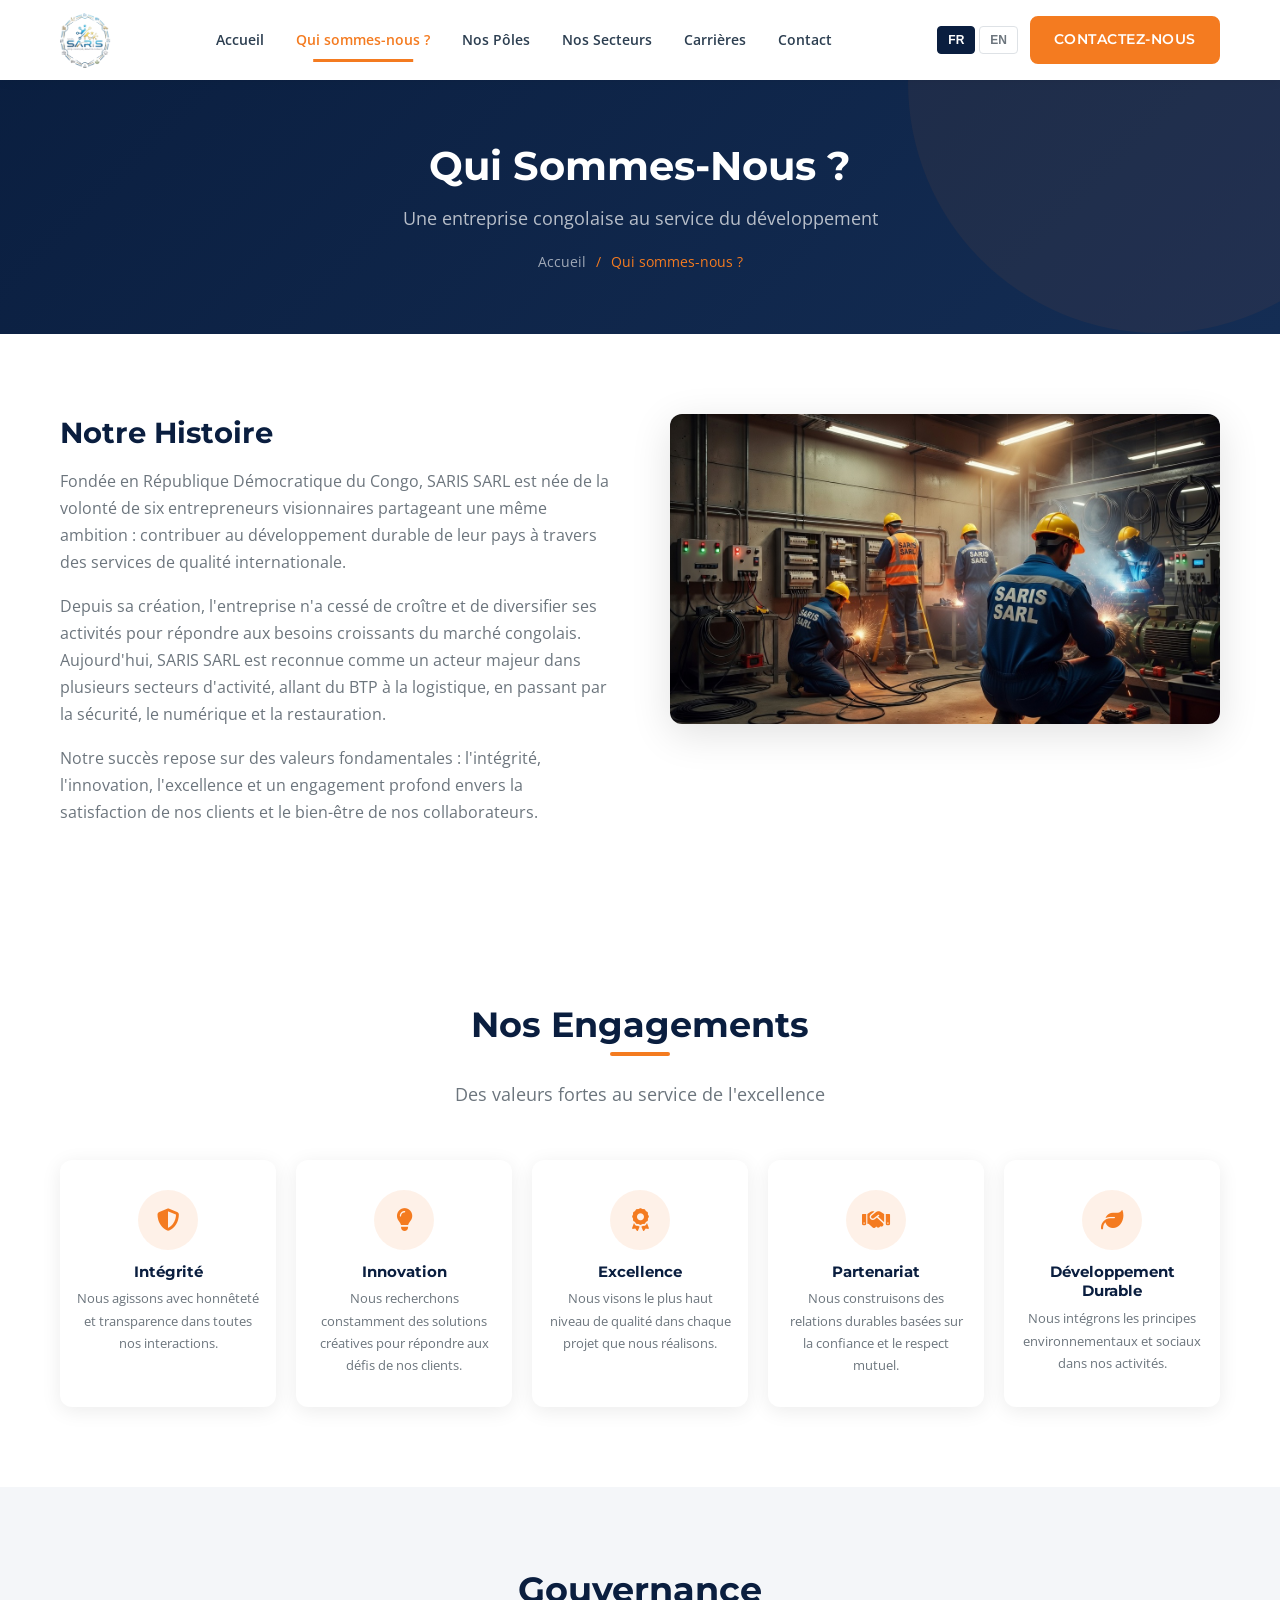
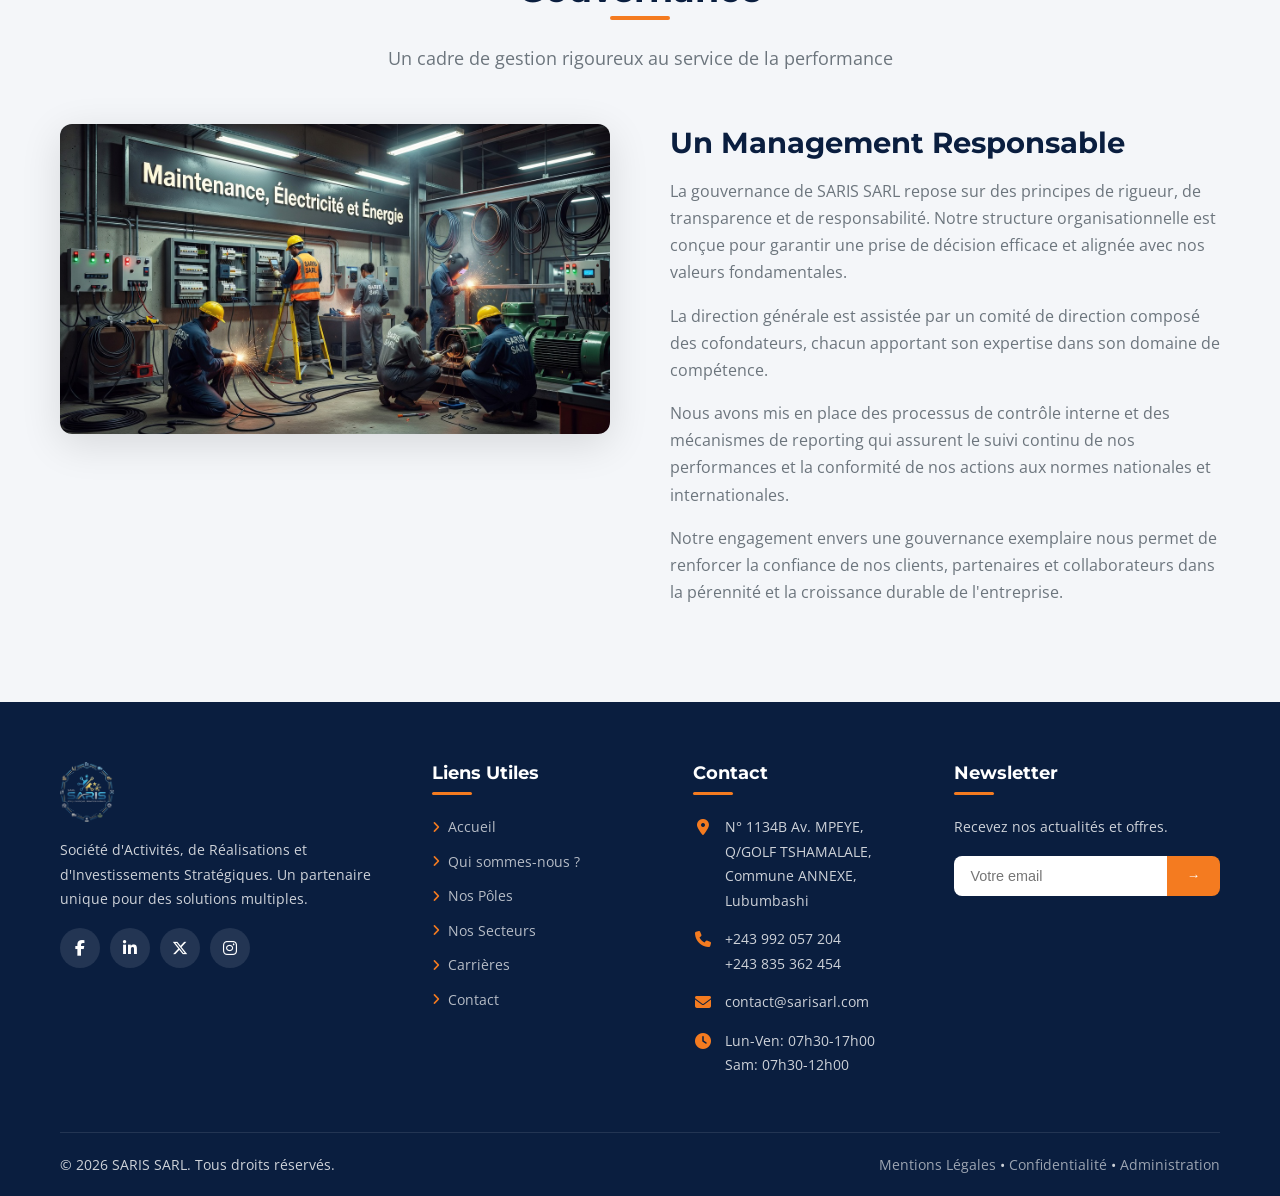
<file: pages/about.html>
<!DOCTYPE html>
<html lang="fr">
<head>
  <meta charset="UTF-8">
  <meta name="viewport" content="width=device-width, initial-scale=1.0">
  <title>Qui Sommes-Nous ? - SARIS SARL</title>
  <meta name="description" content="Découvrez l'histoire, l'équipe fondatrice et les engagements de SARIS SARL, entreprise leader dans les services en RDC.">
  <link rel="preconnect" href="https://fonts.googleapis.com">
  <link rel="preconnect" href="https://fonts.gstatic.com" crossorigin>
  <link href="https://fonts.googleapis.com/css2?family=Montserrat:wght@400;500;600;700;800&family=Open+Sans:wght@400;600;700&display=swap" rel="stylesheet">
  <link rel="stylesheet" href="https://cdnjs.cloudflare.com/ajax/libs/font-awesome/6.5.1/css/all.min.css">
  <link rel="stylesheet" href="../css/style.css">
</head>
<body>

  <!-- Navigation Overlay -->
  <div class="nav-overlay"></div>

  <!-- Header -->
  <header class="header">
    <div class="container header__inner">
      <a href="../index.html" class="header__logo">
        <img src="../assets/images/logo.png" alt="SARIS SARL - BTP, Logistique, Services Globaux" style="height:55px;width:auto;">
      </a>
      <nav class="header__nav">
        <a href="../index.html">Accueil</a>
        <a href="about.html" class="active">Qui sommes-nous ?</a>
        <a href="poles.html">Nos Pôles</a>
        <a href="secteurs.html">Nos Secteurs</a>
        <a href="careers.html">Carrières</a>
        <a href="contact.html">Contact</a>
      </nav>
      <div class="header__actions">
        <div class="lang-switch">
          <button class="active" data-lang="fr">FR</button>
          <button data-lang="en">EN</button>
        </div>
        <a href="contact.html" class="btn btn--primary btn--small">Contactez-nous</a>
        <div class="menu-toggle">
          <span></span>
          <span></span>
          <span></span>
        </div>
      </div>
    </div>
  </header>

  <!-- Page Header -->
  <section class="page-header">
    <div class="container">
      <h1 class="animate">Qui Sommes-Nous ?</h1>
      <p class="animate">Une entreprise congolaise au service du développement</p>
      <div class="breadcrumb animate">
        <a href="../index.html">Accueil</a>
        <span>/</span>
        <span>Qui sommes-nous ?</span>
      </div>
    </div>
  </section>

  <!-- Notre Histoire -->
  <section class="section">
    <div class="container">
      <div class="about-content">
        <div class="about-content__text animate-left">
          <h2>Notre Histoire</h2>
          <p>Fondée en République Démocratique du Congo, SARIS SARL est née de la volonté de six entrepreneurs visionnaires partageant une même ambition : contribuer au développement durable de leur pays à travers des services de qualité internationale.</p>
          <p>Depuis sa création, l'entreprise n'a cessé de croître et de diversifier ses activités pour répondre aux besoins croissants du marché congolais. Aujourd'hui, SARIS SARL est reconnue comme un acteur majeur dans plusieurs secteurs d'activité, allant du BTP à la logistique, en passant par la sécurité, le numérique et la restauration.</p>
          <p>Notre succès repose sur des valeurs fondamentales : l'intégrité, l'innovation, l'excellence et un engagement profond envers la satisfaction de nos clients et le bien-être de nos collaborateurs.</p>
        </div>
        <div class="about-content__img animate-right">
          <img src="../assets/images/maintenance-saris.png" alt="SARIS SARL - Notre Histoire">
        </div>
      </div>
    </div>
  </section>

  <!-- Nos Engagements -->
  <section class="section">
    <div class="container">
      <div class="section-title animate">
        <h2>Nos Engagements</h2>
        <p>Des valeurs fortes au service de l'excellence</p>
      </div>
      <div class="values-grid">
        <div class="value-card animate">
          <div class="value-card__icon">
            <i class="fas fa-shield-halved"></i>
          </div>
          <h4>Intégrité</h4>
          <p>Nous agissons avec honnêteté et transparence dans toutes nos interactions.</p>
        </div>
        <div class="value-card animate">
          <div class="value-card__icon">
            <i class="fas fa-lightbulb"></i>
          </div>
          <h4>Innovation</h4>
          <p>Nous recherchons constamment des solutions créatives pour répondre aux défis de nos clients.</p>
        </div>
        <div class="value-card animate">
          <div class="value-card__icon">
            <i class="fas fa-award"></i>
          </div>
          <h4>Excellence</h4>
          <p>Nous visons le plus haut niveau de qualité dans chaque projet que nous réalisons.</p>
        </div>
        <div class="value-card animate">
          <div class="value-card__icon">
            <i class="fas fa-handshake"></i>
          </div>
          <h4>Partenariat</h4>
          <p>Nous construisons des relations durables basées sur la confiance et le respect mutuel.</p>
        </div>
        <div class="value-card animate">
          <div class="value-card__icon">
            <i class="fas fa-leaf"></i>
          </div>
          <h4>Développement Durable</h4>
          <p>Nous intégrons les principes environnementaux et sociaux dans nos activités.</p>
        </div>
      </div>
    </div>
  </section>

  <!-- Gouvernance -->
  <section class="section section--gray">
    <div class="container">
      <div class="section-title animate">
        <h2>Gouvernance</h2>
        <p>Un cadre de gestion rigoureux au service de la performance</p>
      </div>
      <div class="about-content">
        <div class="about-content__img animate-left">
          <img src="../assets/images/maintenance-travailleurs.png" alt="Gouvernance SARIS SARL">
        </div>
        <div class="about-content__text animate-right">
          <h2>Un Management Responsable</h2>
          <p>La gouvernance de SARIS SARL repose sur des principes de rigueur, de transparence et de responsabilité. Notre structure organisationnelle est conçue pour garantir une prise de décision efficace et alignée avec nos valeurs fondamentales.</p>
          <p>La direction générale est assistée par un comité de direction composé des cofondateurs, chacun apportant son expertise dans son domaine de compétence.</p>
          <p>Nous avons mis en place des processus de contrôle interne et des mécanismes de reporting qui assurent le suivi continu de nos performances et la conformité de nos actions aux normes nationales et internationales.</p>
          <p>Notre engagement envers une gouvernance exemplaire nous permet de renforcer la confiance de nos clients, partenaires et collaborateurs dans la pérennité et la croissance durable de l'entreprise.</p>
        </div>
      </div>
    </div>
  </section>

  <!-- Footer -->
  <footer class="footer">
    <div class="container">
      <div class="footer__grid">
        <div class="footer__about">
          <img src="../assets/images/logo.png" alt="SARIS SARL" style="height:60px;width:auto;margin-bottom:16px;">
          <p>Société d'Activités, de Réalisations et d'Investissements Stratégiques. Un partenaire unique pour des solutions multiples.</p>
          <div class="footer__social">
            <a href="#"><i class="fab fa-facebook-f"></i></a>
            <a href="#"><i class="fab fa-linkedin-in"></i></a>
            <a href="#"><i class="fab fa-x-twitter"></i></a>
            <a href="#"><i class="fab fa-instagram"></i></a>
          </div>
        </div>
        <div>
          <h4>Liens Utiles</h4>
          <ul class="footer__links">
            <li><a href="../index.html">Accueil</a></li>
            <li><a href="about.html">Qui sommes-nous ?</a></li>
            <li><a href="poles.html">Nos Pôles</a></li>
            <li><a href="secteurs.html">Nos Secteurs</a></li>
            <li><a href="careers.html">Carrières</a></li>
            <li><a href="contact.html">Contact</a></li>
          </ul>
        </div>
        <div>
          <h4>Contact</h4>
          <ul class="footer__contact">
            <li><i class="fas fa-map-marker-alt"></i><span>N° 1134B Av. MPEYE, Q/GOLF TSHAMALALE, Commune ANNEXE, Lubumbashi</span></li>
            <li><i class="fas fa-phone"></i><span><a href="tel:+243992057204" style="color:inherit;text-decoration:none;">+243 992 057 204</a><br><a href="tel:+243835362454" style="color:inherit;text-decoration:none;">+243 835 362 454</a></span></li>
            <li><i class="fas fa-envelope"></i><span><a href="mailto:contact@sarisarl.com" style="color:inherit;text-decoration:none;">contact@sarisarl.com</a></span></li>
            <li><i class="fas fa-clock"></i><span>Lun-Ven: 07h30-17h00<br>Sam: 07h30-12h00</span></li>
          </ul>
        </div>
        <div>
          <h4>Newsletter</h4>
          <p style="font-size:0.9rem;margin-bottom:12px;">Recevez nos actualités et offres.</p>
          <div class="footer__newsletter">
            <form>
              <input type="email" placeholder="Votre email">
              <button type="submit">&rarr;</button>
            </form>
          </div>
        </div>
      </div>
      <div class="footer__bottom">
        <span>&copy; 2026 SARIS SARL. Tous droits réservés.</span>
        <span>
          <a href="#">Mentions Légales</a> &bull;
          <a href="#">Confidentialité</a> &bull;
          <a href="admin.html">Administration</a>
        </span>
      </div>
    </div>
  </footer>

  <!-- Back to Top -->
  <button id="backToTop" class="btn btn--primary" style="position:fixed;bottom:30px;right:30px;border-radius:50%;width:50px;height:50px;display:flex;align-items:center;justify-content:center;opacity:0;visibility:hidden;transition:all 0.3s ease;z-index:999;">
    <i class="fas fa-arrow-up"></i>
  </button>

  <script src="../js/main.js"></script>
</body>
</html>
</file>
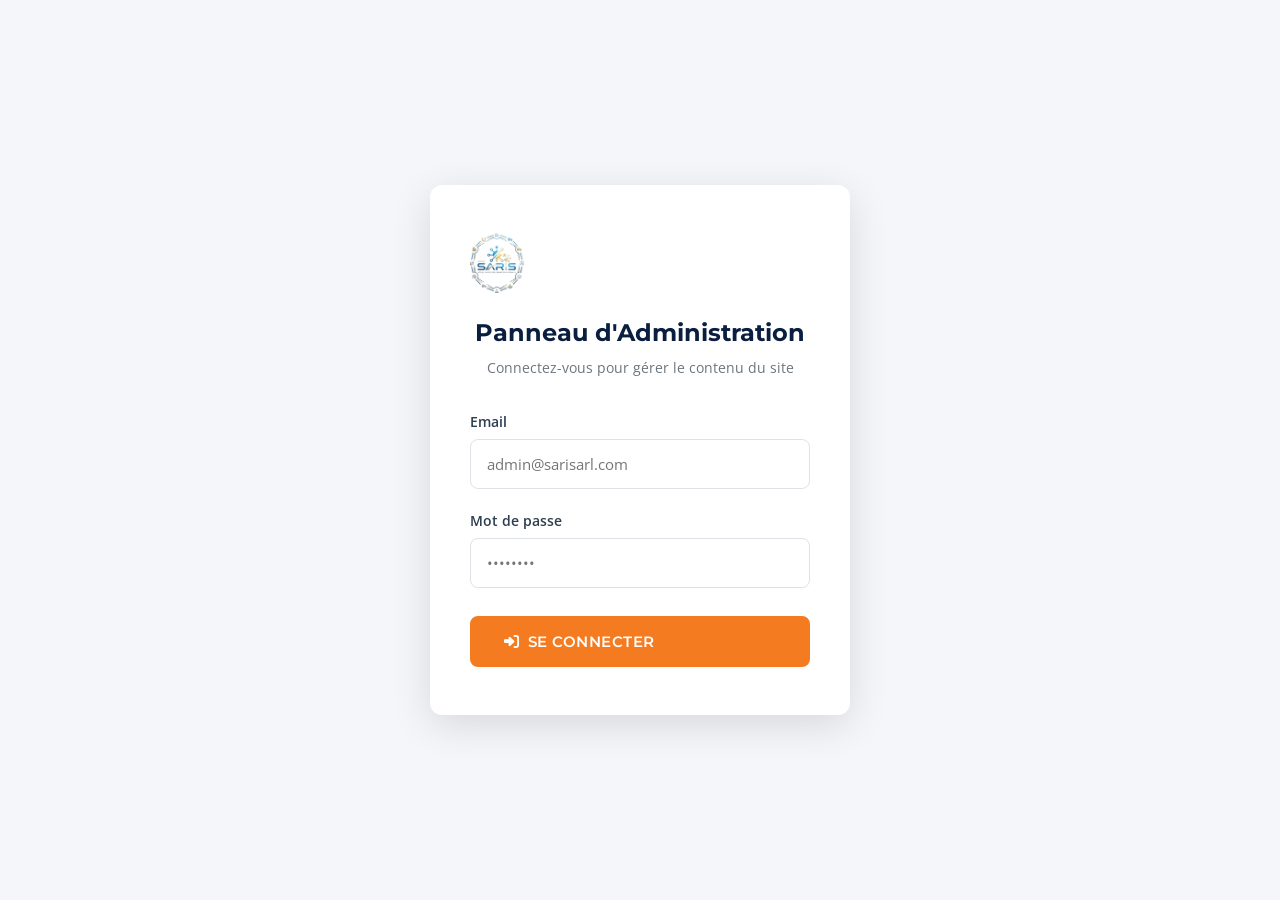
<file: pages/admin.html>
<!DOCTYPE html>
<html lang="fr">
<head>
  <meta charset="UTF-8">
  <meta name="viewport" content="width=device-width, initial-scale=1.0">
  <title>Administration - SARIS SARL</title>
  <link rel="preconnect" href="https://fonts.googleapis.com">
  <link rel="preconnect" href="https://fonts.gstatic.com" crossorigin>
  <link href="https://fonts.googleapis.com/css2?family=Montserrat:wght@400;500;600;700;800&family=Open+Sans:wght@400;500;600;700&display=swap" rel="stylesheet">
  <link rel="stylesheet" href="https://cdnjs.cloudflare.com/ajax/libs/font-awesome/6.5.1/css/all.min.css">
  <link rel="stylesheet" href="../css/style.css">
  <style>
    .login-page{display:flex;align-items:center;justify-content:center;min-height:100vh;background:var(--tertiary);}
    .login-card{background:var(--white);border-radius:var(--radius-lg);padding:48px 40px;width:100%;max-width:420px;box-shadow:var(--shadow-lg);text-align:center;}
    .login-card img{height:60px;margin-bottom:24px;}
    .login-card h2{font-size:1.5rem;margin-bottom:8px;}
    .login-card p{color:var(--gray);font-size:0.9rem;margin-bottom:30px;}
    .login-error{background:rgba(231,76,60,0.1);color:#e74c3c;padding:10px;border-radius:var(--radius);font-size:0.85rem;margin-bottom:16px;display:none;}
    .admin-layout{display:grid;grid-template-columns:260px 1fr;min-height:100vh;}
    .admin-sidebar{background:var(--primary);color:var(--white);position:sticky;top:0;height:100vh;overflow-y:auto;}
    .admin-sidebar__header{padding:24px 20px;border-bottom:1px solid rgba(255,255,255,0.1);}
    .admin-sidebar__header img{height:45px;margin-bottom:8px;}
    .admin-sidebar__header h3{font-size:0.95rem;color:var(--white);margin-bottom:2px;}
    .admin-sidebar__header span{font-size:0.78rem;color:rgba(255,255,255,0.5);}
    .admin-nav{padding:16px 0;}
    .admin-nav a{display:flex;align-items:center;gap:12px;padding:12px 20px;color:rgba(255,255,255,0.65);font-size:0.88rem;transition:all 0.3s;cursor:pointer;text-decoration:none;}
    .admin-nav a:hover,.admin-nav a.active{color:var(--white);background:rgba(255,255,255,0.08);}
    .admin-nav a i{width:20px;text-align:center;}
    .admin-nav .badge-count{margin-left:auto;background:var(--secondary);color:var(--white);font-size:0.7rem;padding:2px 8px;border-radius:10px;font-weight:700;}
    .admin-main{background:var(--tertiary);padding:30px;overflow-y:auto;}
    .admin-topbar{display:flex;justify-content:space-between;align-items:center;margin-bottom:30px;padding-bottom:20px;border-bottom:1px solid var(--gray-light);}
    .admin-topbar h1{font-size:1.5rem;}
    .admin-stats{display:grid;grid-template-columns:repeat(4,1fr);gap:16px;margin-bottom:30px;}
    .admin-stat{background:var(--white);border-radius:var(--radius-lg);padding:20px;box-shadow:var(--shadow);display:flex;align-items:center;gap:14px;}
    .admin-stat__icon{width:50px;height:50px;border-radius:12px;display:flex;align-items:center;justify-content:center;font-size:1.2rem;flex-shrink:0;}
    .admin-stat__icon--blue{background:rgba(10,30,63,0.1);color:var(--primary);}
    .admin-stat__icon--orange{background:rgba(244,123,32,0.1);color:var(--secondary);}
    .admin-stat__icon--green{background:rgba(39,174,96,0.1);color:#27ae60;}
    .admin-stat__icon--red{background:rgba(231,76,60,0.1);color:#e74c3c;}
    .admin-stat h3{font-size:1.6rem;color:var(--primary);}
    .admin-stat p{font-size:0.82rem;color:var(--gray);}
    .admin-card{background:var(--white);border-radius:var(--radius-lg);box-shadow:var(--shadow);overflow:hidden;margin-bottom:24px;}
    .admin-card__header{display:flex;justify-content:space-between;align-items:center;padding:18px 24px;border-bottom:1px solid var(--gray-light);}
    .admin-card__header h2{font-size:1.05rem;}
    .admin-table{width:100%;border-collapse:collapse;}
    .admin-table th{text-align:left;padding:12px 16px;background:var(--tertiary);font-size:0.78rem;font-weight:700;text-transform:uppercase;letter-spacing:0.5px;color:var(--gray);border-bottom:2px solid var(--gray-light);}
    .admin-table td{padding:12px 16px;border-bottom:1px solid var(--gray-light);font-size:0.88rem;}
    .admin-table tr:hover{background:rgba(244,123,32,0.03);}
    .admin-table .actions{display:flex;gap:6px;}
    .btn-icon{width:32px;height:32px;border-radius:8px;border:none;cursor:pointer;display:flex;align-items:center;justify-content:center;transition:all 0.3s;font-size:0.8rem;}
    .btn-icon--edit{background:rgba(10,30,63,0.08);color:var(--primary);}
    .btn-icon--edit:hover{background:var(--primary);color:var(--white);}
    .btn-icon--delete{background:rgba(231,76,60,0.08);color:#e74c3c;}
    .btn-icon--delete:hover{background:#e74c3c;color:var(--white);}
    .btn-icon--view{background:rgba(39,174,96,0.08);color:#27ae60;}
    .btn-icon--view:hover{background:#27ae60;color:var(--white);}
    .btn-icon--reply{background:rgba(244,123,32,0.08);color:var(--secondary);}
    .btn-icon--reply:hover{background:var(--secondary);color:var(--white);}
    .badge{padding:4px 12px;border-radius:20px;font-size:0.72rem;font-weight:600;}
    .badge--published{background:rgba(39,174,96,0.1);color:#27ae60;}
    .badge--draft{background:rgba(244,123,32,0.1);color:var(--secondary);}
    .badge--new{background:rgba(52,152,219,0.1);color:#3498db;}
    .badge--read{background:rgba(39,174,96,0.1);color:#27ae60;}
    .badge--replied{background:rgba(155,89,182,0.1);color:#9b59b6;}
    .modal-overlay{display:none;position:fixed;inset:0;background:rgba(0,0,0,0.5);z-index:2000;align-items:center;justify-content:center;}
    .modal-overlay.active{display:flex;}
    .modal{background:var(--white);border-radius:var(--radius-lg);width:90%;max-width:700px;max-height:90vh;overflow-y:auto;box-shadow:0 20px 60px rgba(0,0,0,0.3);}
    .modal__header{display:flex;justify-content:space-between;align-items:center;padding:20px 24px;border-bottom:1px solid var(--gray-light);}
    .modal__header h2{font-size:1.15rem;}
    .modal__close{width:36px;height:36px;border-radius:50%;border:none;background:var(--tertiary);cursor:pointer;font-size:1rem;display:flex;align-items:center;justify-content:center;transition:all 0.3s;}
    .modal__close:hover{background:#e74c3c;color:var(--white);}
    .modal__body{padding:24px;}
    .modal__footer{padding:16px 24px;border-top:1px solid var(--gray-light);display:flex;justify-content:flex-end;gap:12px;}
    .form-row{display:grid;grid-template-columns:1fr 1fr;gap:16px;}
    .message-detail{padding:20px;background:var(--tertiary);border-radius:var(--radius);margin-bottom:16px;}
    .message-detail p{margin-bottom:8px;font-size:0.9rem;}
    .reply-area textarea{width:100%;min-height:100px;padding:12px;border:1px solid var(--gray-light);border-radius:var(--radius);font-family:'Open Sans',sans-serif;font-size:0.9rem;resize:vertical;}
    .tab-content{display:none;}
    .tab-content.active{display:block;}
    .empty-state{text-align:center;padding:50px 20px;}
    .empty-state i{font-size:2.5rem;color:var(--gray-light);margin-bottom:12px;display:block;}
    .empty-state p{color:var(--gray);margin-bottom:16px;}
    @media(max-width:1024px){.admin-layout{grid-template-columns:1fr;}.admin-sidebar{display:none;}.admin-stats{grid-template-columns:repeat(2,1fr);}.form-row{grid-template-columns:1fr;}}
  </style>
</head>
<body>
  <div id="loginPage" class="login-page">
    <div class="login-card">
      <img src="../assets/images/logo.png" alt="SARIS SARL">
      <h2>Panneau d'Administration</h2>
      <p>Connectez-vous pour gérer le contenu du site</p>
      <div class="login-error" id="loginError"></div>
      <form id="loginForm">
        <div class="form-group"><label>Email</label><input type="email" id="loginEmail" placeholder="admin@sarisarl.com" required></div>
        <div class="form-group"><label>Mot de passe</label><input type="password" id="loginPassword" placeholder="••••••••" required></div>
        <button type="submit" class="btn btn--primary" style="width:100%;margin-top:8px;" id="loginBtn"><i class="fas fa-sign-in-alt"></i> Se connecter</button>
      </form>
    </div>
  </div>

  <div id="adminDashboard" class="admin-layout" style="display:none;">
    <aside class="admin-sidebar">
      <div class="admin-sidebar__header">
        <img src="../assets/images/logo.png" alt="SARIS SARL">
        <h3>Administration</h3>
        <span id="adminName">Admin</span>
      </div>
      <nav class="admin-nav">
        <a class="active" data-tab="dashboard"><i class="fas fa-chart-line"></i> Tableau de bord</a>
        <a data-tab="articles"><i class="fas fa-newspaper"></i> Actualités <span class="badge-count" id="countArticles">0</span></a>
        <a data-tab="offres"><i class="fas fa-briefcase"></i> Offres <span class="badge-count" id="countOffres">0</span></a>
        <a data-tab="candidatures"><i class="fas fa-file-alt"></i> Candidatures <span class="badge-count" id="countCandidatures">0</span></a>
        <a data-tab="messages"><i class="fas fa-envelope"></i> Messages <span class="badge-count" id="countMessages">0</span></a>
        <a href="../index.html"><i class="fas fa-globe"></i> Voir le site</a>
        <a id="logoutBtn"><i class="fas fa-sign-out-alt"></i> Déconnexion</a>
      </nav>
    </aside>
    <main class="admin-main">
      <div class="admin-topbar"><h1 id="pageTitle">Tableau de bord</h1><div><button class="btn btn--primary btn--small" id="topbarAddBtn" style="display:none;"><i class="fas fa-plus"></i> Ajouter</button></div></div>

      <div class="tab-content active" id="tab-dashboard">
        <div class="admin-stats">
          <div class="admin-stat"><div class="admin-stat__icon admin-stat__icon--blue"><i class="fas fa-newspaper"></i></div><div><h3 id="statArticles">0</h3><p>Actualités</p></div></div>
          <div class="admin-stat"><div class="admin-stat__icon admin-stat__icon--orange"><i class="fas fa-briefcase"></i></div><div><h3 id="statOffres">0</h3><p>Offres</p></div></div>
          <div class="admin-stat"><div class="admin-stat__icon admin-stat__icon--green"><i class="fas fa-file-alt"></i></div><div><h3 id="statCandidatures">0</h3><p>Candidatures</p></div></div>
          <div class="admin-stat"><div class="admin-stat__icon admin-stat__icon--red"><i class="fas fa-envelope"></i></div><div><h3 id="statMessages">0</h3><p>Messages non lus</p></div></div>
        </div>
        <div class="admin-card"><div class="admin-card__header"><h2>Messages récents</h2></div><div class="admin-card__body" id="recentMessages"><p style="color:var(--gray)">Chargement...</p></div></div>
      </div>

      <div class="tab-content" id="tab-articles">
        <div class="admin-card"><div class="admin-card__header"><h2>Actualités</h2><input type="text" id="searchArticles" placeholder="Rechercher..." style="padding:8px 14px;border:1px solid var(--gray-light);border-radius:8px;font-size:0.85rem;width:220px;"></div>
        <div class="admin-card__body" style="padding:0;"><table class="admin-table"><thead><tr><th>Image</th><th>Titre</th><th>Catégorie</th><th>Date</th><th>Statut</th><th>Actions</th></tr></thead><tbody id="articlesTable"></tbody></table><div class="empty-state" id="articlesEmpty" style="display:none;"><i class="fas fa-newspaper"></i><p>Aucun article</p><button class="btn btn--primary btn--small" onclick="openArticleModal()">Créer</button></div></div></div>
      </div>

      <div class="tab-content" id="tab-offres">
        <div class="admin-card"><div class="admin-card__header"><h2>Offres d'emploi</h2></div>
        <div class="admin-card__body" style="padding:0;"><table class="admin-table"><thead><tr><th>Titre</th><th>Département</th><th>Lieu</th><th>Type</th><th>Statut</th><th>Actions</th></tr></thead><tbody id="offresTable"></tbody></table><div class="empty-state" id="offresEmpty" style="display:none;"><i class="fas fa-briefcase"></i><p>Aucune offre</p><button class="btn btn--primary btn--small" onclick="openOffreModal()">Créer</button></div></div></div>
      </div>

      <div class="tab-content" id="tab-candidatures">
        <div class="admin-card"><div class="admin-card__header"><h2>Candidatures</h2></div>
        <div class="admin-card__body" style="padding:0;"><table class="admin-table"><thead><tr><th>Nom</th><th>Poste</th><th>Email</th><th>Date</th><th>Statut</th><th>Actions</th></tr></thead><tbody id="candidaturesTable"></tbody></table><div class="empty-state" id="candidaturesEmpty" style="display:none;"><i class="fas fa-file-alt"></i><p>Aucune candidature</p></div></div></div>
      </div>

      <div class="tab-content" id="tab-messages">
        <div class="admin-card"><div class="admin-card__header"><h2>Messages</h2></div>
        <div class="admin-card__body" style="padding:0;"><table class="admin-table"><thead><tr><th>De</th><th>Sujet</th><th>Date</th><th>Statut</th><th>Actions</th></tr></thead><tbody id="messagesTable"></tbody></table><div class="empty-state" id="messagesEmpty" style="display:none;"><i class="fas fa-envelope"></i><p>Aucun message</p></div></div></div>
      </div>
    </main>
  </div>

  <div class="modal-overlay" id="articleModal"><div class="modal"><div class="modal__header"><h2 id="articleModalTitle">Nouvel Article</h2><button class="modal__close" onclick="closeModal('articleModal')"><i class="fas fa-times"></i></button></div><div class="modal__body"><input type="hidden" id="articleId"><div class="form-group"><label>Titre *</label><input type="text" id="articleTitle" required></div><div class="form-row"><div class="form-group"><label>Date *</label><input type="date" id="articleDate" required></div><div class="form-group"><label>Catégorie</label><select id="articleCategory"><option>Général</option><option>BTP</option><option>Logistique</option><option>Maintenance</option><option>Sécurité</option><option>Digital</option><option>Partenariat</option><option>RH</option></select></div></div><div class="form-group"><label>Résumé *</label><textarea id="articleExcerpt" rows="3" required></textarea></div><div class="form-group"><label>Contenu</label><textarea id="articleContent" rows="5"></textarea></div><div class="form-row"><div class="form-group"><label>Image URL</label><input type="text" id="articleImage"></div><div class="form-group"><label>Statut</label><select id="articleStatus"><option value="published">Publié</option><option value="draft">Brouillon</option></select></div></div></div><div class="modal__footer"><button class="btn btn--outline-dark btn--small" onclick="closeModal('articleModal')">Annuler</button><button class="btn btn--primary btn--small" onclick="saveArticle()"><i class="fas fa-save"></i> Enregistrer</button></div></div></div>

  <div class="modal-overlay" id="offreModal"><div class="modal"><div class="modal__header"><h2 id="offreModalTitle">Nouvelle Offre</h2><button class="modal__close" onclick="closeModal('offreModal')"><i class="fas fa-times"></i></button></div><div class="modal__body"><input type="hidden" id="offreId"><div class="form-group"><label>Titre *</label><input type="text" id="offreTitle" required></div><div class="form-row"><div class="form-group"><label>Département</label><select id="offreDepartment"><option>BTP</option><option>Logistique</option><option>Maintenance</option><option>Sécurité</option><option>Digital</option><option>Agriculture</option><option>RH</option></select></div><div class="form-group"><label>Lieu</label><input type="text" id="offreLocation"></div></div><div class="form-row"><div class="form-group"><label>Type</label><select id="offreContract"><option>CDI</option><option>CDD</option><option>Stage</option></select></div><div class="form-group"><label>Statut</label><select id="offreStatus"><option value="published">Publié</option><option value="draft">Brouillon</option></select></div></div><div class="form-group"><label>Description</label><textarea id="offreDescription" rows="4"></textarea></div></div><div class="modal__footer"><button class="btn btn--outline-dark btn--small" onclick="closeModal('offreModal')">Annuler</button><button class="btn btn--primary btn--small" onclick="saveOffre()"><i class="fas fa-save"></i> Enregistrer</button></div></div></div>

  <div class="modal-overlay" id="messageModal"><div class="modal" style="max-width:600px;"><div class="modal__header"><h2>Message</h2><button class="modal__close" onclick="closeModal('messageModal')"><i class="fas fa-times"></i></button></div><div class="modal__body" id="messageDetail"></div></div></div>

  <div class="modal-overlay" id="deleteModal"><div class="modal" style="max-width:420px;"><div class="modal__header"><h2>Confirmer</h2><button class="modal__close" onclick="closeModal('deleteModal')"><i class="fas fa-times"></i></button></div><div class="modal__body" style="text-align:center;"><i class="fas fa-exclamation-triangle" style="font-size:2.5rem;color:#e74c3c;margin-bottom:12px;"></i><p id="deleteText">Êtes-vous sûr ?</p></div><div class="modal__footer"><button class="btn btn--outline-dark btn--small" onclick="closeModal('deleteModal')">Annuler</button><button class="btn btn--primary btn--small" id="confirmDeleteBtn" style="background:#e74c3c;border-color:#e74c3c;"><i class="fas fa-trash"></i> Supprimer</button></div></div></div>

<script>
// ===== Supabase Client (inline) =====
const SB_URL = 'https://knxypigpvpwhjnxdjgmw.supabase.co';
const SB_KEY = 'eyJhbGciOiJIUzI1NiIsInR5cCI6IkpXVCJ9.eyJpc3MiOiJzdXBhYmFzZSIsInJlZiI6ImtueHlwaWdwdnB3aGpueGRqZ213Iiwicm9sZSI6InNlcnZpY2Vfcm9sZSIsImlhdCI6MTc4Mzk1NTI1MywiZXhwIjoyMDk5NTMxMjUzfQ.6bI2is-A1bm8y88TivTGwpSvJXIssfFcxlpwpgeNtQI';
const SB_HEADERS = { 'apikey': SB_KEY, 'Authorization': 'Bearer ' + SB_KEY, 'Content-Type': 'application/json', 'Prefer': 'return=representation' };

let session = null;

async function sbSignIn(email, password) {
  const res = await fetch(SB_URL + '/auth/v1/token?grant_type=password', {
    method: 'POST', headers: { 'apikey': SB_KEY, 'Content-Type': 'application/json' },
    body: JSON.stringify({ email, password })
  });
  const data = await res.json();
  if (data.access_token) {
    session = data;
    SB_HEADERS['Authorization'] = 'Bearer ' + data.access_token;
    localStorage.setItem('saris_session', JSON.stringify(data));
  }
  return data;
}

function sbLoadSession() {
  const s = localStorage.getItem('saris_session');
  if (s) { session = JSON.parse(s); SB_HEADERS['Authorization'] = 'Bearer ' + session.access_token; return true; }
  return false;
}

async function sbSignOut() {
  session = null;
  delete SB_HEADERS['Authorization'];
  localStorage.removeItem('saris_session');
}

async function sbSelect(table, query) {
  const r = await fetch(SB_URL + '/rest/v1/' + table + '?' + (query||''), { headers: SB_HEADERS });
  return r.json();
}
async function sbInsert(table, data) {
  const r = await fetch(SB_URL + '/rest/v1/' + table, { method: 'POST', headers: SB_HEADERS, body: JSON.stringify(data) });
  return r.json();
}
async function sbUpdate(table, id, data) {
  const r = await fetch(SB_URL + '/rest/v1/' + table + '?id=eq.' + id, { method: 'PATCH', headers: SB_HEADERS, body: JSON.stringify(data) });
  return r.json();
}
async function sbDelete(table, id) {
  const r = await fetch(SB_URL + '/rest/v1/' + table + '?id=eq.' + id, { method: 'DELETE', headers: SB_HEADERS });
  return r.status === 204;
}

// ===== State =====
let articles=[], offres=[], candidatures=[], messages=[];
let currentTab='dashboard', deleteCb=null;

// ===== Init =====
document.addEventListener('DOMContentLoaded', function() {
  if (sbLoadSession()) showDashboard();

  document.getElementById('loginForm').addEventListener('submit', async function(e) {
    e.preventDefault();
    var btn = document.getElementById('loginBtn');
    btn.innerHTML = '<i class="fas fa-spinner fa-spin"></i> Connexion...';
    btn.disabled = true;
    var data = await sbSignIn(document.getElementById('loginEmail').value, document.getElementById('loginPassword').value);
    if (data.error) {
      document.getElementById('loginError').textContent = data.error_description || data.error || 'Identifiants incorrects';
      document.getElementById('loginError').style.display = 'block';
      btn.innerHTML = '<i class="fas fa-sign-in-alt"></i> Se connecter';
      btn.disabled = false;
    } else {
      showDashboard();
    }
  });

  document.querySelectorAll('.admin-nav a[data-tab]').forEach(function(a) {
    a.addEventListener('click', function() { switchTab(a.dataset.tab); });
  });

  document.getElementById('logoutBtn').addEventListener('click', async function() {
    await sbSignOut();
    document.getElementById('adminDashboard').style.display = 'none';
    document.getElementById('loginPage').style.display = 'flex';
  });

  document.getElementById('searchArticles').addEventListener('input', function(e) { renderArticles(e.target.value); });
  document.getElementById('confirmDeleteBtn').addEventListener('click', function() { if(deleteCb) deleteCb(); closeModal('deleteModal'); });
  document.getElementById('topbarAddBtn').addEventListener('click', function() {
    if(currentTab==='articles') openArticleModal();
    else if(currentTab==='offres') openOffreModal();
  });
  document.querySelectorAll('.modal-overlay').forEach(function(o) {
    o.addEventListener('click', function(e) { if(e.target===o) o.classList.remove('active'); });
  });
});

async function showDashboard() {
  document.getElementById('loginPage').style.display='none';
  document.getElementById('adminDashboard').style.display='grid';
  document.getElementById('adminName').textContent = session?.user?.email || 'Admin';
  await loadAll();
}

async function loadAll() {
  try { [articles,offres,candidatures,messages] = await Promise.all([ sbSelect('actualites','order=created_at.desc'), sbSelect('offres_emploi','order=created_at.desc'), sbSelect('candidatures','order=created_at.desc'), sbSelect('messages','order=created_at.desc') ]); } catch(e) { articles=[];offres=[];candidatures=[];messages=[]; }
  updateStats(); renderCurrentTab();
}

function updateStats() {
  document.getElementById('statArticles').textContent=articles.length;
  document.getElementById('statOffres').textContent=offres.length;
  document.getElementById('statCandidatures').textContent=candidatures.length;
  document.getElementById('statMessages').textContent=messages.filter(function(m){return m.status==='new';}).length;
  document.getElementById('countArticles').textContent=articles.length;
  document.getElementById('countOffres').textContent=offres.length;
  document.getElementById('countCandidatures').textContent=candidatures.length;
  document.getElementById('countMessages').textContent=messages.filter(function(m){return m.status==='new';}).length;
  renderRecent();
}

function renderRecent() {
  var c=document.getElementById('recentMessages'), r=messages.slice(0,5);
  if(!r.length){c.innerHTML='<p style="color:var(--gray)">Aucun message</p>';return;}
  c.innerHTML=r.map(function(m){
    return '<div style="display:flex;justify-content:space-between;padding:10px 0;border-bottom:1px solid var(--gray-light);cursor:pointer" onclick="viewMessage(\''+m.id+'\')"><div><strong>'+m.prenom+' '+m.nom+'</strong> — '+m.sujet+'<br><small style="color:var(--gray)">'+m.email+'</small></div><span class="badge badge--'+m.status+'">'+(m.status==='new'?'Nouveau':m.status==='read'?'Lu':'Répondu')+'</span></div>';
  }).join('');
}

function switchTab(tab) {
  currentTab=tab;
  document.querySelectorAll('.admin-nav a[data-tab]').forEach(function(a){a.classList.remove('active');});
  document.querySelector('.admin-nav a[data-tab="'+tab+'"]').classList.add('active');
  document.querySelectorAll('.tab-content').forEach(function(t){t.classList.remove('active');});
  document.getElementById('tab-'+tab).classList.add('active');
  var titles={dashboard:'Tableau de bord',articles:'Actualités',offres:"Offres d'emploi",candidatures:'Candidatures',messages:'Messages'};
  document.getElementById('pageTitle').textContent=titles[tab]||'';
  document.getElementById('topbarAddBtn').style.display=(tab==='articles'||tab==='offres')?'':'none';
  renderCurrentTab();
}

function renderCurrentTab() {
  if(currentTab==='articles')renderArticles();
  else if(currentTab==='offres')renderOffres();
  else if(currentTab==='candidatures')renderCandidatures();
  else if(currentTab==='messages')renderMessages();
}

function fmtDate(d){return d?new Date(d).toLocaleDateString('fr-FR',{day:'numeric',month:'short',year:'numeric'}):'-';}

// ===== Articles =====
function renderArticles(f) {
  var list=f?articles.filter(function(a){return a.title.toLowerCase().includes(f.toLowerCase());}):articles;
  var tb=document.getElementById('articlesTable'),em=document.getElementById('articlesEmpty');
  if(!list.length){tb.innerHTML='';em.style.display='';document.querySelector('#tab-articles .admin-table').style.display='none';return;}
  em.style.display='none';document.querySelector('#tab-articles .admin-table').style.display='table';
  tb.innerHTML=list.map(function(a){return '<tr><td><img src="'+(a.image_url||'../assets/images/logistique-entrepot.png')+'" style="width:56px;height:36px;object-fit:cover;border-radius:6px;"></td><td><strong>'+a.title+'</strong></td><td>'+(a.category||'-')+'</td><td>'+fmtDate(a.created_at)+'</td><td><span class="badge badge--'+a.status+'">'+(a.status==='published'?'Publié':'Brouillon')+'</span></td><td class="actions"><button class="btn-icon btn-icon--edit" onclick="editArticle(\''+a.id+'\')" title="Modifier"><i class="fas fa-pen"></i></button><button class="btn-icon btn-icon--delete" onclick="confirmDelete(\'article\',\''+a.id+'\',\''+a.title.replace(/'/g,"\\'")+'\')" title="Supprimer"><i class="fas fa-trash"></i></button></td></tr>';}).join('');
}

window.openArticleModal = function(id) {
  document.getElementById('articleId').value='';document.getElementById('articleModalTitle').textContent=id?'Modifier':'Nouvel Article';
  document.getElementById('articleDate').value=new Date().toISOString().split('T')[0];
  if(id){var a=articles.find(function(x){return x.id===id;});if(a){document.getElementById('articleId').value=a.id;document.getElementById('articleTitle').value=a.title;document.getElementById('articleDate').value=(a.created_at||'').split('T')[0];document.getElementById('articleCategory').value=a.category||'Général';document.getElementById('articleExcerpt').value=a.excerpt;document.getElementById('articleContent').value=a.content||'';document.getElementById('articleImage').value=a.image_url||'';document.getElementById('articleStatus').value=a.status;}}
  document.getElementById('articleModal').classList.add('active');
};
window.editArticle = function(id){openArticleModal(id);};
window.saveArticle = async function() {
  var t=document.getElementById('articleTitle').value.trim(),e=document.getElementById('articleExcerpt').value.trim();
  if(!t||!e){alert('Titre et résumé requis.');return;}
  var d={title:t,excerpt:e,category:document.getElementById('articleCategory').value,content:document.getElementById('articleContent').value,image_url:document.getElementById('articleImage').value,status:document.getElementById('articleStatus').value};
  var id=document.getElementById('articleId').value;
  if(id)await sbUpdate('actualites',id,d); else await sbInsert('actualites',d);
  closeModal('articleModal');articles=await sbSelect('actualites','order=created_at.desc');updateStats();renderArticles();
};

// ===== Offres =====
function renderOffres(f) {
  var list=f?offres.filter(function(o){return o.title.toLowerCase().includes(f.toLowerCase());}):offres;
  var tb=document.getElementById('offresTable'),em=document.getElementById('offresEmpty');
  if(!list.length){tb.innerHTML='';em.style.display='';document.querySelector('#tab-offres .admin-table').style.display='none';return;}
  em.style.display='none';document.querySelector('#tab-offres .admin-table').style.display='table';
  tb.innerHTML=list.map(function(o){return '<tr><td><strong>'+o.title+'</strong></td><td>'+o.department+'</td><td>'+o.location+'</td><td>'+o.contract_type+'</td><td><span class="badge badge--'+o.status+'">'+(o.status==='published'?'Publié':'Brouillon')+'</span></td><td class="actions"><button class="btn-icon btn-icon--edit" onclick="editOffre(\''+o.id+'\')"><i class="fas fa-pen"></i></button><button class="btn-icon btn-icon--delete" onclick="confirmDelete(\'offre\',\''+o.id+'\',\''+o.title.replace(/'/g,"\\'")+'\')"><i class="fas fa-trash"></i></button></td></tr>';}).join('');
}
window.openOffreModal = function(id) {
  document.getElementById('offreId').value='';document.getElementById('offreModalTitle').textContent=id?'Modifier':'Nouvelle Offre';
  if(id){var o=offres.find(function(x){return x.id===id;});if(o){document.getElementById('offreId').value=o.id;document.getElementById('offreTitle').value=o.title;document.getElementById('offreDepartment').value=o.department;document.getElementById('offreLocation').value=o.location;document.getElementById('offreContract').value=o.contract_type;document.getElementById('offreDescription').value=o.description||'';document.getElementById('offreStatus').value=o.status;}}
  document.getElementById('offreModal').classList.add('active');
};
window.editOffre = function(id){openOffreModal(id);};
window.saveOffre = async function() {
  var t=document.getElementById('offreTitle').value.trim();if(!t){alert('Titre requis.');return;}
  var d={title:t,department:document.getElementById('offreDepartment').value,location:document.getElementById('offreLocation').value,contract_type:document.getElementById('offreContract').value,description:document.getElementById('offreDescription').value,status:document.getElementById('offreStatus').value};
  var id=document.getElementById('offreId').value;
  if(id)await sbUpdate('offres_emploi',id,d);else await sbInsert('offres_emploi',d);
  closeModal('offreModal');offres=await sbSelect('offres_emploi','order=created_at.desc');updateStats();renderOffres();
};

// ===== Candidatures =====
function renderCandidatures() {
  var tb=document.getElementById('candidaturesTable'),em=document.getElementById('candidaturesEmpty');
  if(!candidatures.length){tb.innerHTML='';em.style.display='';document.querySelector('#tab-candidatures .admin-table').style.display='none';return;}
  em.style.display='none';document.querySelector('#tab-candidatures .admin-table').style.display='table';
  tb.innerHTML=candidatures.map(function(c){return '<tr><td><strong>'+c.prenom+' '+c.nom+'</strong></td><td>'+c.poste_souhaite+'</td><td>'+c.email+'</td><td>'+fmtDate(c.created_at)+'</td><td><span class="badge badge--'+c.status+'">'+({new:'Nouveau',reviewed:'Examiné',accepted:'Accepté',rejected:'Refusé'}[c.status]||c.status)+'</span></td><td class="actions"><button class="btn-icon btn-icon--view" onclick="viewCandidature(\''+c.id+'\')"><i class="fas fa-eye"></i></button></td></tr>';}).join('');
}
window.viewCandidature = function(id) {
  var c=candidatures.find(function(x){return x.id===id;});if(!c)return;
  document.getElementById('messageDetail').innerHTML='<div class="message-detail"><p><strong>Nom :</strong> '+c.prenom+' '+c.nom+'</p><p><strong>Email :</strong> '+c.email+'</p><p><strong>Téléphone :</strong> '+(c.telephone||'-')+'</p><p><strong>Poste :</strong> '+c.poste_souhaite+'</p><p><strong>Date :</strong> '+fmtDate(c.created_at)+'</p>'+(c.message?'<p><strong>Message :</strong><br>'+c.message+'</p>':'')+'</div>';
  document.getElementById('messageModal').classList.add('active');
};

// ===== Messages =====
function renderMessages() {
  var tb=document.getElementById('messagesTable'),em=document.getElementById('messagesEmpty');
  if(!messages.length){tb.innerHTML='';em.style.display='';document.querySelector('#tab-messages .admin-table').style.display='none';return;}
  em.style.display='none';document.querySelector('#tab-messages .admin-table').style.display='table';
  tb.innerHTML=messages.map(function(m){return '<tr><td><strong>'+m.prenom+' '+m.nom+'</strong><br><small style="color:var(--gray)">'+m.email+'</small></td><td>'+m.sujet+'</td><td>'+fmtDate(m.created_at)+'</td><td><span class="badge badge--'+m.status+'">'+({new:'Nouveau',read:'Lu',replied:'Répondu',archived:'Archivé'}[m.status]||m.status)+'</span></td><td class="actions"><button class="btn-icon btn-icon--view" onclick="viewMessage(\''+m.id+'\')"><i class="fas fa-eye"></i></button><button class="btn-icon btn-icon--reply" onclick="replyMessage(\''+m.id+'\')"><i class="fas fa-reply"></i></button></td></tr>';}).join('');
}
window.viewMessage = async function(id) {
  var m=messages.find(function(x){return x.id===id;});if(!m)return;
  if(m.status==='new'){await sbUpdate('messages',id,{status:'read'});m.status='read';messages=await sbSelect('messages','order=created_at.desc');updateStats();renderMessages();}
  document.getElementById('messageDetail').innerHTML='<div class="message-detail"><p><strong>De :</strong> '+m.prenom+' '+m.nom+' ('+m.email+')</p><p><strong>Téléphone :</strong> '+(m.telephone||'-')+'</p><p><strong>Société :</strong> '+(m.societe||'-')+'</p><p><strong>Sujet :</strong> '+m.sujet+'</p><p><strong>Date :</strong> '+fmtDate(m.created_at)+'</p><p style="margin-top:12px;padding:12px;background:var(--white);border-radius:8px;">'+m.message+'</p>'+(m.reply?'<div style="margin-top:12px;padding:12px;background:rgba(39,174,96,0.05);border-left:3px solid #27ae60;border-radius:8px;"><strong>Réponse :</strong><p>'+m.reply+'</p></div>':'')+'</div><div class="reply-area"><label style="font-weight:600;font-size:0.9rem;margin-bottom:8px;display:block;">Répondre :</label><textarea id="replyText" placeholder="Votre réponse...">'+(m.reply||'')+'</textarea><button class="btn btn--primary btn--small" style="margin-top:12px" onclick="sendReply(\''+m.id+'\')"><i class="fas fa-paper-plane"></i> Envoyer</button></div>';
  document.getElementById('messageModal').classList.add('active');
};
window.replyMessage = function(id){viewMessage(id);};
window.sendReply = async function(id) {
  var r=document.getElementById('replyText').value.trim();if(!r){alert('Écrivez une réponse.');return;}
  await sbUpdate('messages',id,{reply:r,status:'replied',replied_at:new Date().toISOString()});
  messages=await sbSelect('messages','order=created_at.desc');updateStats();renderMessages();closeModal('messageModal');
};

// ===== Delete =====
window.confirmDelete = function(type,id,name) {
  document.getElementById('deleteText').textContent='Supprimer "'+name+'" ?';
  deleteCb = async function() {
    if(type==='article')await sbDelete('actualites',id);
    else if(type==='offre')await sbDelete('offres_emploi',id);
    await loadAll();
  };
  document.getElementById('deleteModal').classList.add('active');
};

window.closeModal = function(id){document.getElementById(id).classList.remove('active');};
</script>
</body>
</html>
</file>
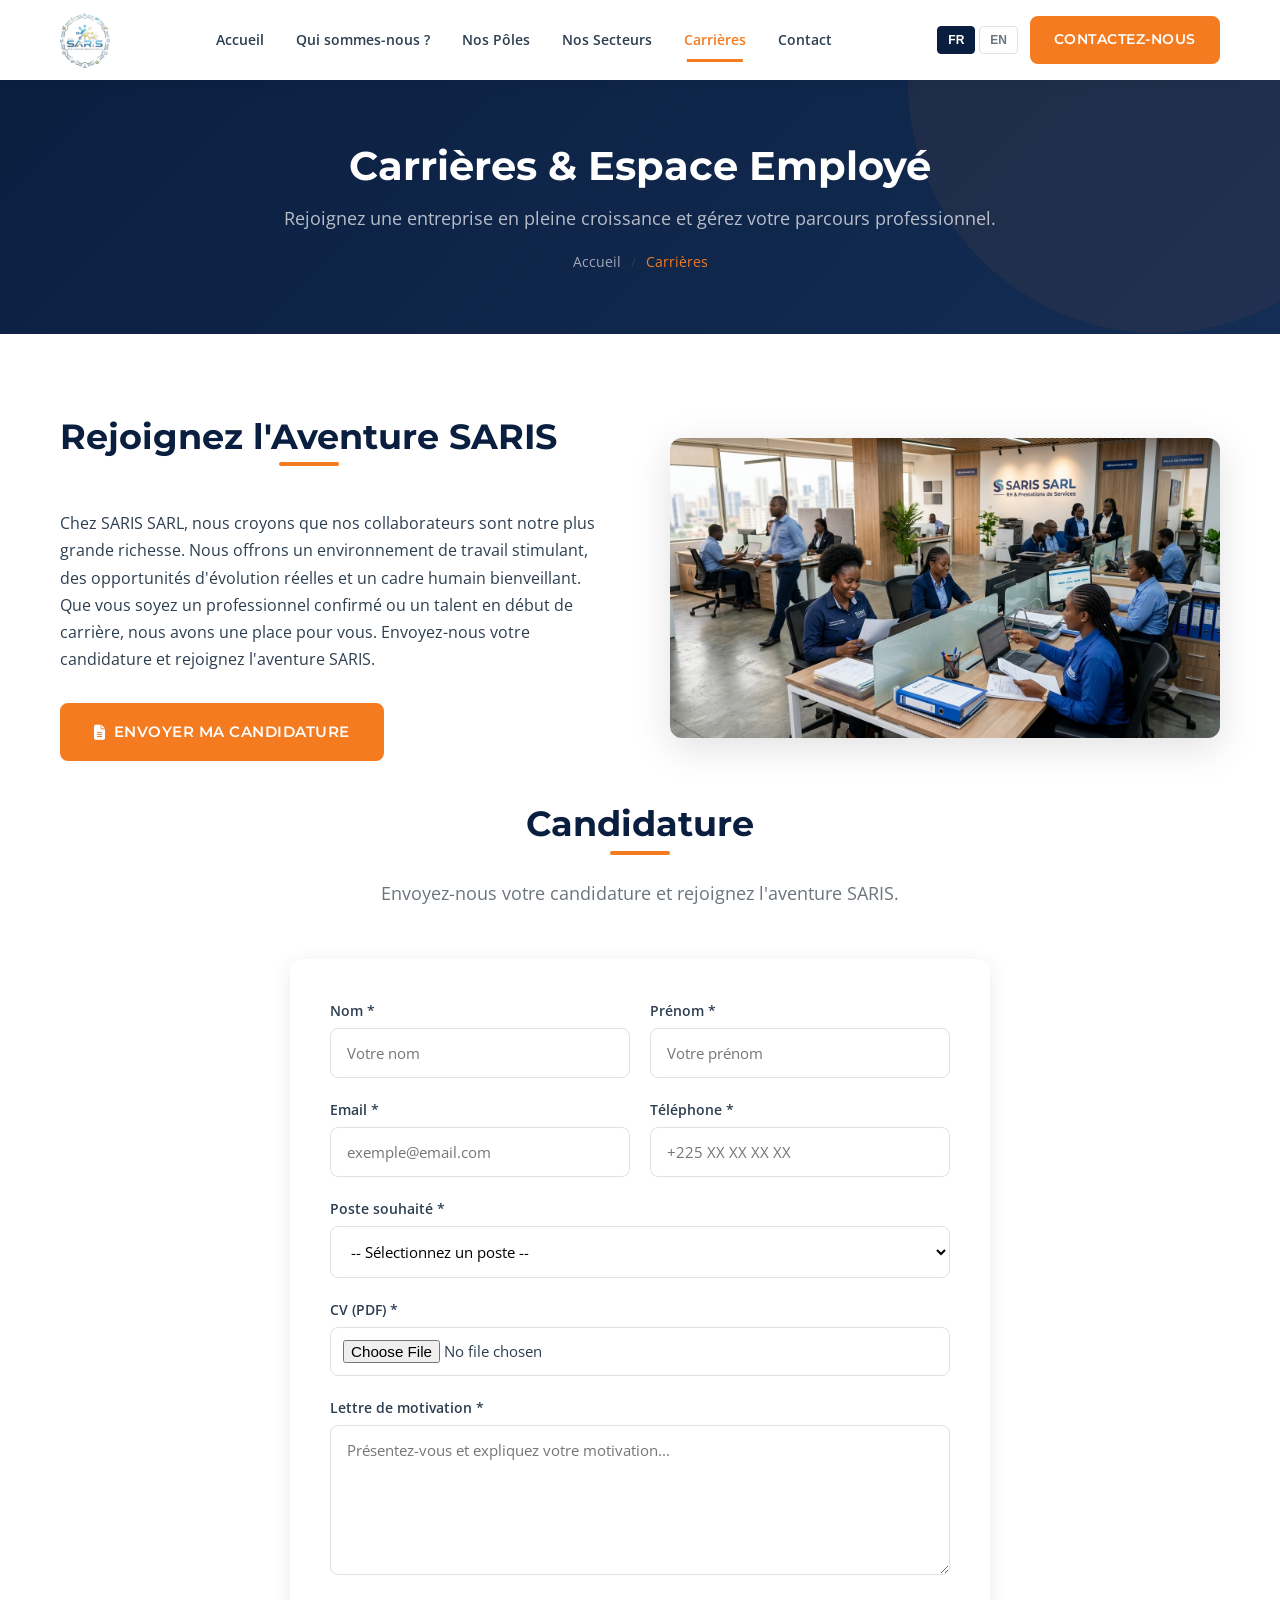
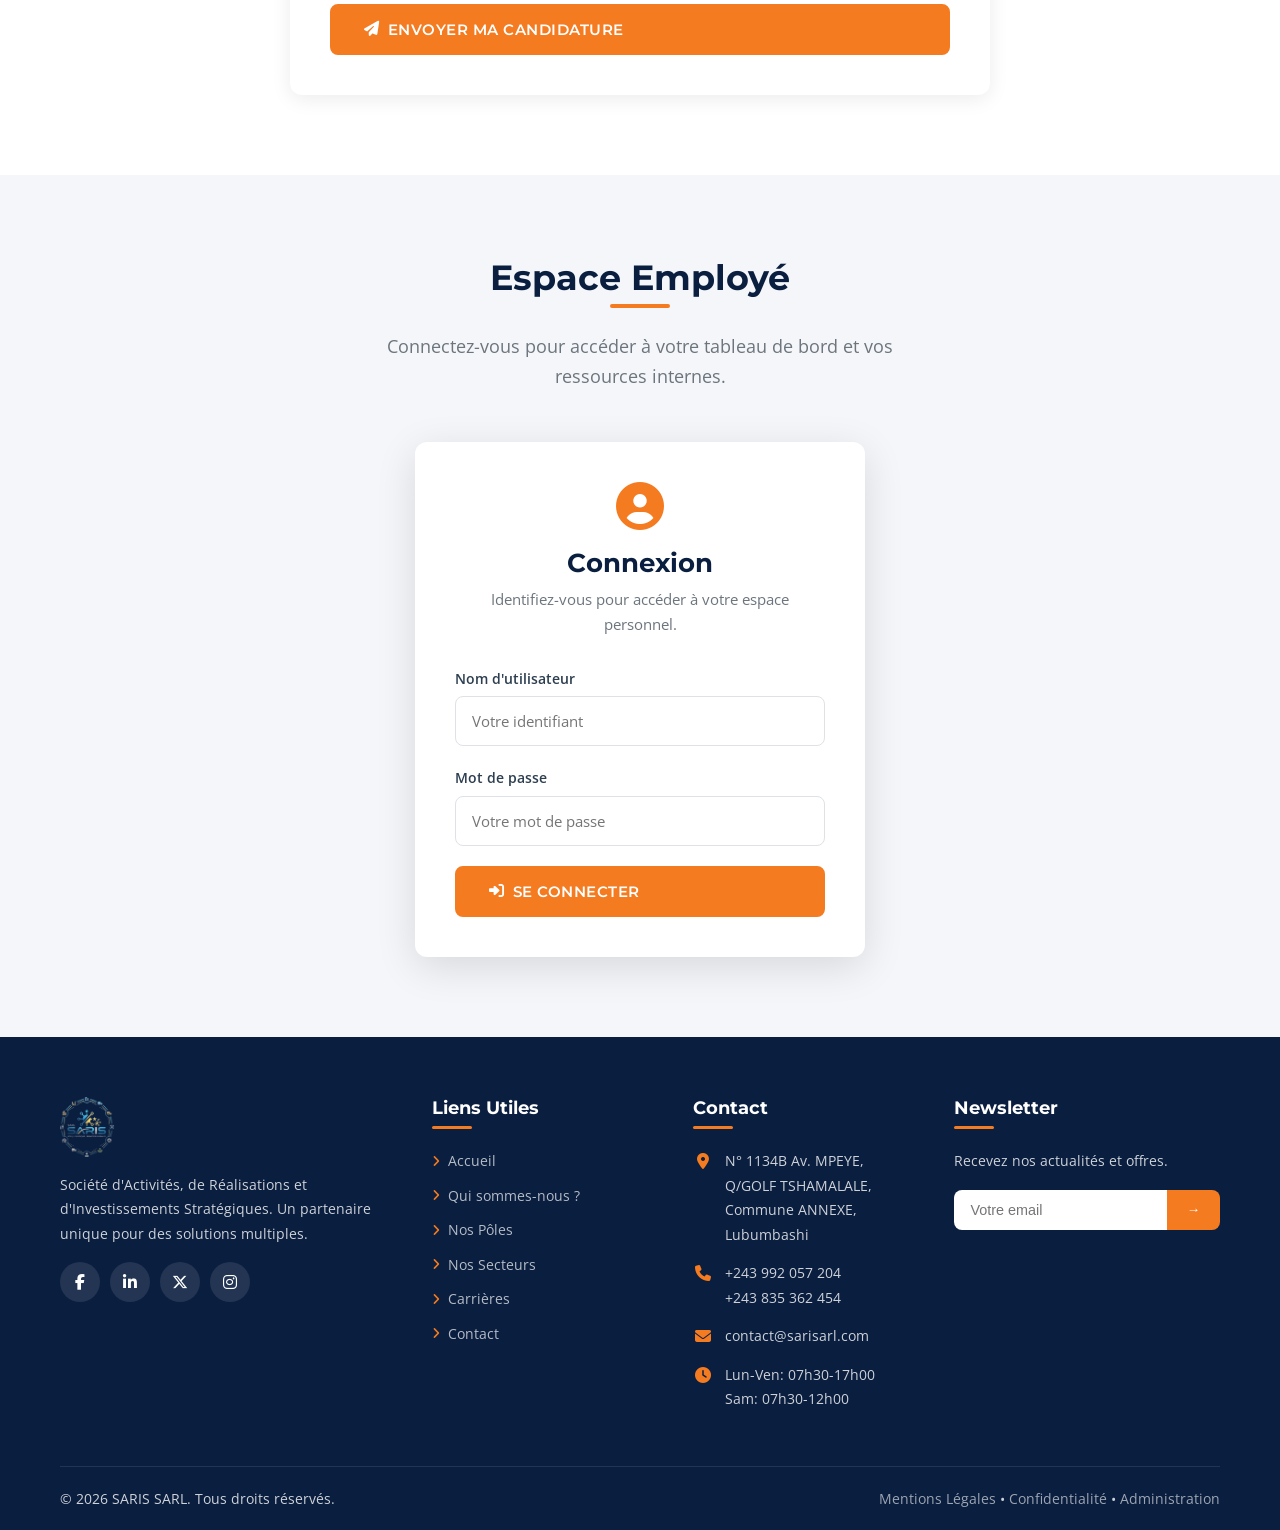
<file: pages/careers.html>
<!DOCTYPE html>
<html lang="fr">
<head>
  <meta charset="UTF-8">
  <meta name="viewport" content="width=device-width, initial-scale=1.0">
  <title>Carrières & Espace Employé | SARIS SARL</title>
  <link rel="preconnect" href="https://fonts.googleapis.com">
  <link rel="preconnect" href="https://fonts.gstatic.com" crossorigin>
  <link href="https://fonts.googleapis.com/css2?family=Montserrat:wght@400;500;600;700;800&family=Open+Sans:wght@400;600;700&display=swap" rel="stylesheet">
  <link rel="stylesheet" href="https://cdnjs.cloudflare.com/ajax/libs/font-awesome/6.5.1/css/all.min.css">
  <link rel="stylesheet" href="../css/style.css">
</head>
<body>

  <!-- Header -->
  <header class="header">
    <div class="container header__inner">
      <a href="../index.html" class="header__logo">
        <img src="../assets/images/logo.png" alt="SARIS SARL - BTP, Logistique, Services Globaux" style="height:55px;width:auto;">
      </a>
      <nav class="header__nav">
        <a href="../index.html">Accueil</a>
        <a href="about.html">Qui sommes-nous ?</a>
        <a href="poles.html">Nos Pôles</a>
        <a href="secteurs.html">Nos Secteurs</a>
        <a href="careers.html" class="active">Carrières</a>
        <a href="contact.html">Contact</a>
      </nav>
      <div class="header__actions">
        <div class="lang-switch">
          <button data-lang="fr" class="active">FR</button>
          <button data-lang="en">EN</button>
        </div>
        <a href="contact.html" class="btn btn--primary btn--small">Contactez-nous</a>
        <div class="menu-toggle">
          <span></span><span></span><span></span>
        </div>
      </div>
    </div>
  </header>
  <div class="nav-overlay"></div>

  <!-- Page Header -->
  <section class="page-header">
    <div class="container">
      <h1 class="animate">Carrières & Espace Employé</h1>
      <p class="animate">Rejoignez une entreprise en pleine croissance et gérez votre parcours professionnel.</p>
      <div class="breadcrumb animate">
        <a href="../index.html">Accueil</a> / <span>Carrières</span>
      </div>
    </div>
  </section>

  <!-- PUBLIC SECTION: Careers -->
  <section class="section" id="careers-public">
    <div class="container">

      <!-- Intro -->
      <div class="careers-intro">
        <div class="careers-intro__text animate-left">
          <div class="section-title text-center" style="text-align:left">
            <h2 style="display:inline">Rejoignez l'Aventure SARIS</h2>
          </div>
          <p>Chez SARIS SARL, nous croyons que nos collaborateurs sont notre plus grande richesse. Nous offrons un environnement de travail stimulant, des opportunités d'évolution réelles et un cadre humain bienveillant.</p>
          <p>Que vous soyez un professionnel confirmé ou un talent en début de carrière, nous avons une place pour vous. Envoyez-nous votre candidature et rejoignez l'aventure SARIS.</p>
          <div class="mt-3">
            <a href="#apply-form" class="btn btn--primary"><i class="fas fa-file-alt"></i> Envoyer ma candidature</a>
          </div>
        </div>
        <div class="careers-intro__img animate-right">
          <img src="../assets/images/rh-equipe.png" alt="Équipe SARIS" style="border-radius:var(--radius-lg);box-shadow:var(--shadow-lg)">
        </div>
      </div>

      <!-- Application Form -->
      <div class="section-title mt-4 animate" id="apply-form">
        <h2>Candidature</h2>
        <p>Envoyez-nous votre candidature et rejoignez l'aventure SARIS.</p>
      </div>

      <div style="max-width:700px;margin:0 auto">
        <form class="contact-form-card animate" data-validate>
          <div style="display:grid;grid-template-columns:1fr 1fr;gap:20px">
            <div class="form-group">
              <label for="nom">Nom *</label>
              <input type="text" id="nom" name="nom" placeholder="Votre nom" required>
            </div>
            <div class="form-group">
              <label for="prenom">Prénom *</label>
              <input type="text" id="prenom" name="prenom" placeholder="Votre prénom" required>
            </div>
          </div>
          <div style="display:grid;grid-template-columns:1fr 1fr;gap:20px">
            <div class="form-group">
              <label for="email">Email *</label>
              <input type="email" id="email" name="email" placeholder="exemple@email.com" required>
            </div>
            <div class="form-group">
              <label for="telephone">Téléphone *</label>
              <input type="tel" id="telephone" name="telephone" placeholder="+225 XX XX XX XX" required>
            </div>
          </div>
          <div class="form-group">
            <label for="poste">Poste souhaité *</label>
            <select id="poste" name="poste" required>
              <option value="">-- Sélectionnez un poste --</option>
              <option value="ingenieur-btp">Ingénieur Chantier BTP</option>
              <option value="coordinateur-logistique">Coordinateur Logistique</option>
              <option value="technicien-maintenance">Technicien de Maintenance Industrielle</option>
              <option value="developpeur-fullstack">Développeur Full Stack</option>
              <option value="agent-securite">Agent de Sécurité Industrielle</option>
              <option value="responsable-approvisionnement">Responsable Approvisionnement</option>
              <option value="autre">Autre</option>
            </select>
          </div>
          <div class="form-group">
            <label for="cv">CV (PDF) *</label>
            <input type="file" id="cv" name="cv" accept=".pdf" required style="padding:12px">
          </div>
          <div class="form-group">
            <label for="lettre">Lettre de motivation *</label>
            <textarea id="lettre" name="lettre" placeholder="Présentez-vous et expliquez votre motivation..." rows="6" required></textarea>
          </div>
          <div class="form-submit">
            <button type="submit" class="btn btn--primary" style="width:100%"><i class="fas fa-paper-plane"></i> Envoyer ma candidature</button>
          </div>
        </form>
      </div>

    </div>
  </section>

  <!-- PRIVATE SECTION: Employee Space -->
  <section class="section section--gray" id="employee-space">
    <div class="container">

      <div class="section-title animate">
        <h2>Espace Employé</h2>
        <p>Connectez-vous pour accéder à votre tableau de bord et vos ressources internes.</p>
      </div>

      <!-- Login Card -->
      <div class="login-section animate" id="loginSection">
        <div class="login-card">
          <i class="fas fa-user-circle" style="font-size:3rem;color:var(--secondary);margin-bottom:16px"></i>
          <h2>Connexion</h2>
          <p>Identifiez-vous pour accéder à votre espace personnel.</p>
          <form id="loginForm">
            <div class="form-group">
              <label for="username">Nom d'utilisateur</label>
              <input type="text" id="username" name="username" placeholder="Votre identifiant" required>
            </div>
            <div class="form-group">
              <label for="password">Mot de passe</label>
              <input type="password" id="password" name="password" placeholder="Votre mot de passe" required>
            </div>
            <button type="submit" class="btn btn--primary form-submit"><i class="fas fa-sign-in-alt"></i> Se connecter</button>
          </form>
        </div>
      </div>

      <!-- Dashboard (hidden by default) -->
      <div class="hidden" id="dashboardContent">
        <div style="text-align:center;margin-bottom:40px" class="animate">
          <h2 style="margin-bottom:8px"><i class="fas fa-hand-sparkles text-secondary"></i> Bienvenue, Collaborateur !</h2>
          <p style="color:var(--gray)">Gérez vos informations, consultez vos documents et restez connecté avec l'entreprise.</p>
        </div>
        <div class="dashboard-grid">
          <div class="dashboard-card animate">
            <div class="dashboard-card__icon"><i class="fas fa-folder-open"></i></div>
            <h3>Documents</h3>
            <p>Accédez à tous vos documents internes, contrats et notes de service.</p>
            <a href="#" class="btn btn--primary btn--small">Consulter</a>
          </div>
          <div class="dashboard-card animate">
            <div class="dashboard-card__icon"><i class="fas fa-file-invoice-dollar"></i></div>
            <h3>Fiches de Paie</h3>
            <p>Téléchargez et consultez vos bulletins de salaire mensuels.</p>
            <a href="#" class="btn btn--primary btn--small">Consulter</a>
          </div>
          <div class="dashboard-card animate">
            <div class="dashboard-card__icon"><i class="fas fa-bullhorn"></i></div>
            <h3>Annonces</h3>
            <p>Restez informé des dernières actualités et annonces de l'entreprise.</p>
            <a href="#" class="btn btn--primary btn--small">Consulter</a>
          </div>
          <div class="dashboard-card animate">
            <div class="dashboard-card__icon"><i class="fas fa-calendar-alt"></i></div>
            <h3>Calendrier</h3>
            <p>Consultez le planning des événements, formations et échéances.</p>
            <a href="#" class="btn btn--primary btn--small">Consulter</a>
          </div>
          <div class="dashboard-card animate">
            <div class="dashboard-card__icon"><i class="fas fa-umbrella-beach"></i></div>
            <h3>Demandes de Congés</h3>
            <p>Soumettez et suivez vos demandes de congés et absences.</p>
            <a href="#" class="btn btn--primary btn--small">Consulter</a>
          </div>
          <div class="dashboard-card animate">
            <div class="dashboard-card__icon"><i class="fas fa-envelope-open-text"></i></div>
            <h3>Messagerie</h3>
            <p>Échangez avec vos collègues et la direction via la messagerie interne.</p>
            <a href="#" class="btn btn--primary btn--small">Consulter</a>
          </div>
        </div>
      </div>

    </div>
  </section>

  <!-- Footer -->
  <footer class="footer">
    <div class="container">
      <div class="footer__grid">
        <div class="footer__about">
          <img src="../assets/images/logo.png" alt="SARIS SARL" style="height:60px;width:auto;margin-bottom:16px;">
          <p>Société d'Activités, de Réalisations et d'Investissements Stratégiques. Un partenaire unique pour des solutions multiples.</p>
          <div class="footer__social">
            <a href="#"><i class="fab fa-facebook-f"></i></a>
            <a href="#"><i class="fab fa-linkedin-in"></i></a>
            <a href="#"><i class="fab fa-x-twitter"></i></a>
            <a href="#"><i class="fab fa-instagram"></i></a>
          </div>
        </div>
        <div>
          <h4>Liens Utiles</h4>
          <ul class="footer__links">
            <li><a href="../index.html">Accueil</a></li>
            <li><a href="about.html">Qui sommes-nous ?</a></li>
            <li><a href="poles.html">Nos Pôles</a></li>
            <li><a href="secteurs.html">Nos Secteurs</a></li>
            <li><a href="careers.html">Carrières</a></li>
            <li><a href="contact.html">Contact</a></li>
          </ul>
        </div>
        <div>
          <h4>Contact</h4>
          <ul class="footer__contact">
            <li><i class="fas fa-map-marker-alt"></i><span>N° 1134B Av. MPEYE, Q/GOLF TSHAMALALE, Commune ANNEXE, Lubumbashi</span></li>
            <li><i class="fas fa-phone"></i><span><a href="tel:+243992057204" style="color:inherit;text-decoration:none;">+243 992 057 204</a><br><a href="tel:+243835362454" style="color:inherit;text-decoration:none;">+243 835 362 454</a></span></li>
            <li><i class="fas fa-envelope"></i><span><a href="mailto:contact@sarisarl.com" style="color:inherit;text-decoration:none;">contact@sarisarl.com</a></span></li>
            <li><i class="fas fa-clock"></i><span>Lun-Ven: 07h30-17h00<br>Sam: 07h30-12h00</span></li>
          </ul>
        </div>
        <div>
          <h4>Newsletter</h4>
          <p style="font-size:0.9rem;margin-bottom:12px;">Recevez nos actualités et offres.</p>
          <div class="footer__newsletter">
            <form>
              <input type="email" placeholder="Votre email">
              <button type="submit">&rarr;</button>
            </form>
          </div>
        </div>
      </div>
      <div class="footer__bottom">
        <span>&copy; 2026 SARIS SARL. Tous droits réservés.</span>
        <span>
          <a href="#">Mentions Légales</a> &bull;
          <a href="#">Confidentialité</a> &bull;
          <a href="admin.html">Administration</a>
        </span>
      </div>
    </div>
  </footer>

  <!-- Back to Top -->
  <button id="backToTop" class="btn btn--primary" style="position:fixed;bottom:30px;right:30px;border-radius:50%;width:50px;height:50px;padding:0;display:flex;align-items:center;justify-content:center;z-index:999;opacity:0;transition:all 0.3s ease;">
    <i class="fas fa-arrow-up"></i>
  </button>

  <script>
    const SB_URL = 'https://knxypigpvpwhjnxdjgmw.supabase.co';
    const SB_KEY = 'eyJhbGciOiJIUzI1NiIsInR5cCI6IkpXVCJ9.eyJpc3MiOiJzdXBhYmFzZSIsInJlZiI6ImtueHlwaWdwdnB3aGpueGRqZ213Iiwicm9sZSI6InNlcnZpY2Vfcm9sZSIsImlhdCI6MTc4Mzk1NTI1MywiZXhwIjoyMDk5NTMxMjUzfQ.6bI2is-A1bm8y88TivTGwpSvJXIssfFcxlpwpgeNtQI';

    document.querySelector('#careers-public form').addEventListener('submit', async (e) => {
      e.preventDefault();
      const btn = e.target.querySelector('button[type="submit"]');
      const origText = btn.innerHTML;
      btn.innerHTML = '<i class="fas fa-spinner fa-spin"></i> Envoi...';
      btn.disabled = true;
      const data = {
        nom: document.getElementById('nom').value.trim(),
        prenom: document.getElementById('prenom').value.trim(),
        email: document.getElementById('email').value.trim(),
        telephone: document.getElementById('telephone').value.trim(),
        poste_souhaite: document.getElementById('poste').value,
        message: document.getElementById('lettre').value.trim()
      };
      try {
        const res = await fetch(SB_URL + '/rest/v1/candidatures', {
          method: 'POST',
          headers: { 'apikey': SB_KEY, 'Authorization': 'Bearer ' + SB_KEY, 'Content-Type': 'application/json', 'Prefer': 'return=representation' },
          body: JSON.stringify(data)
        });
        if (res.ok) {
          btn.innerHTML = '<i class="fas fa-check"></i> Candidature envoyée !';
          btn.style.background = '#27ae60';
          e.target.reset();
        } else { throw new Error(); }
      } catch(err) {
        btn.innerHTML = '<i class="fas fa-exclamation-circle"></i> Erreur';
        btn.style.background = '#e74c3c';
      }
      setTimeout(() => { btn.innerHTML = origText; btn.style.background = ''; btn.disabled = false; }, 3000);
    });
  </script>
  <script src="../js/main.js"></script>
</body>
</html>
</file>
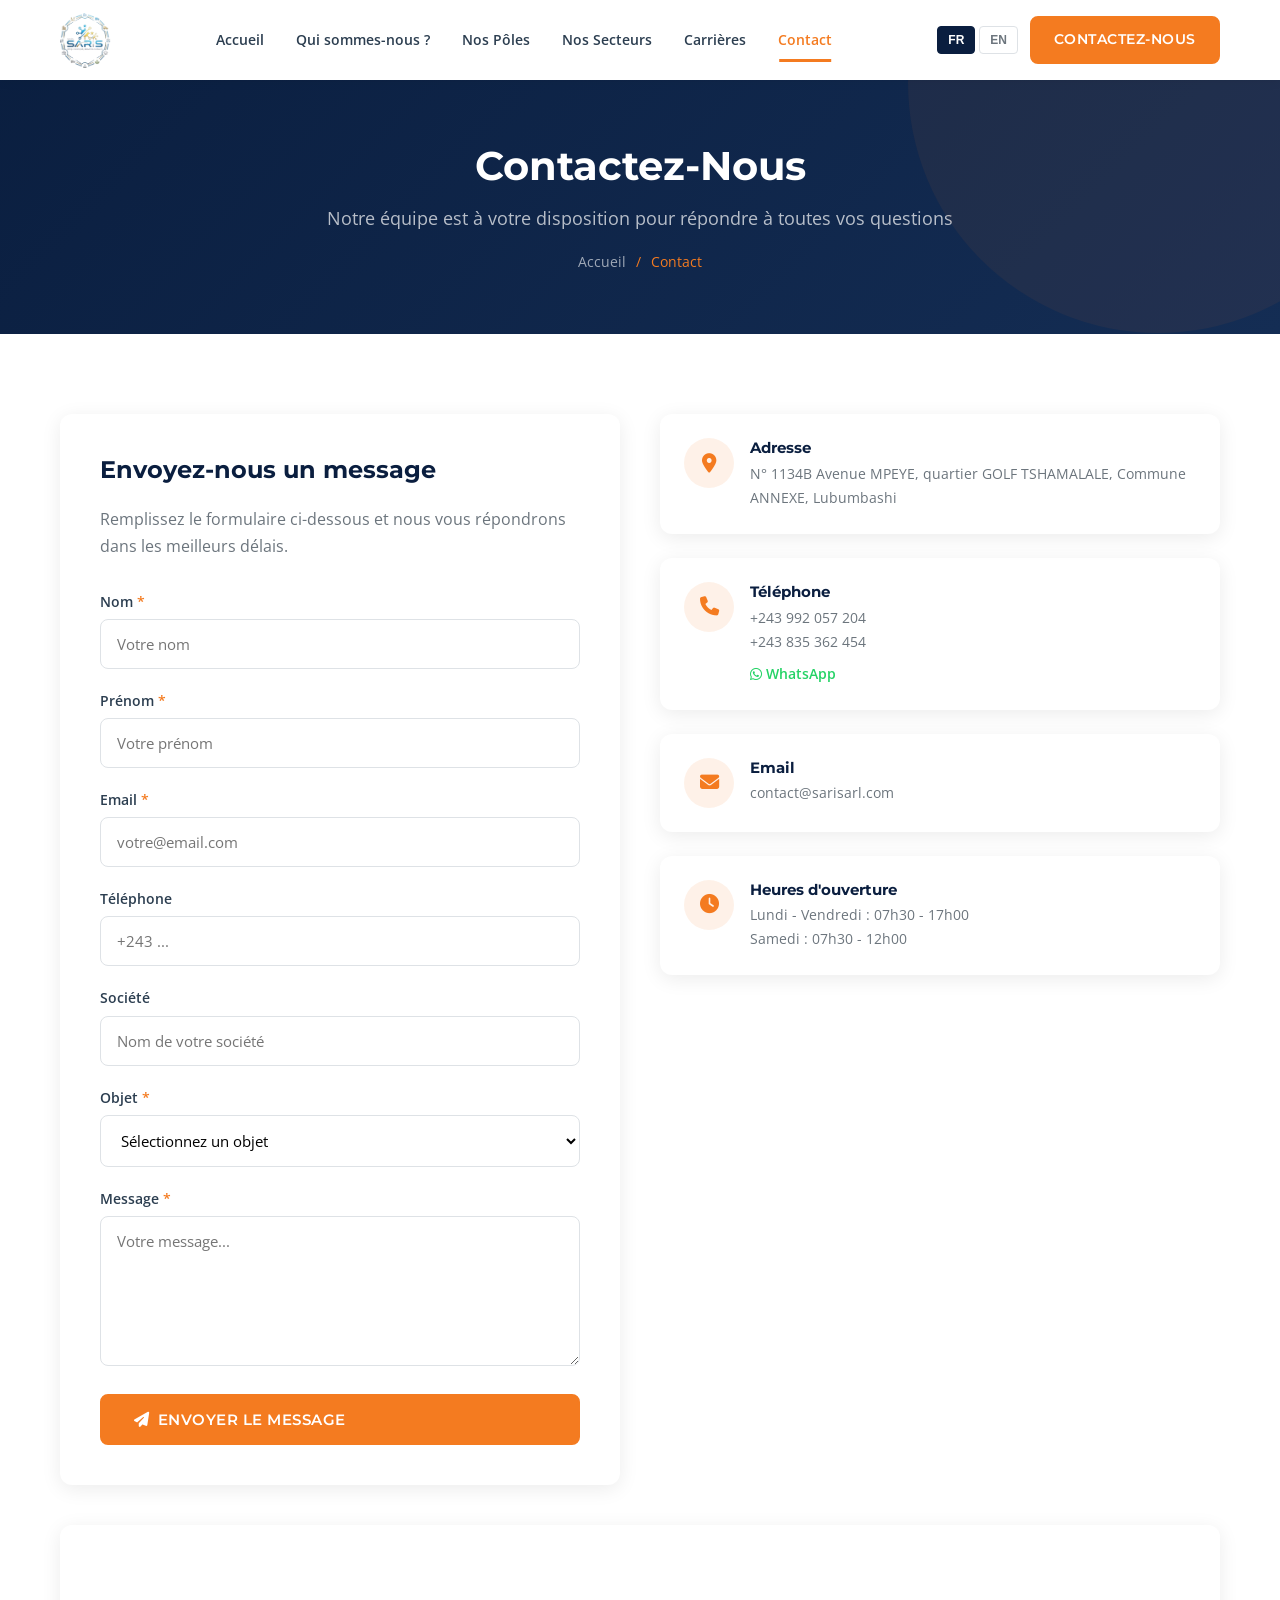
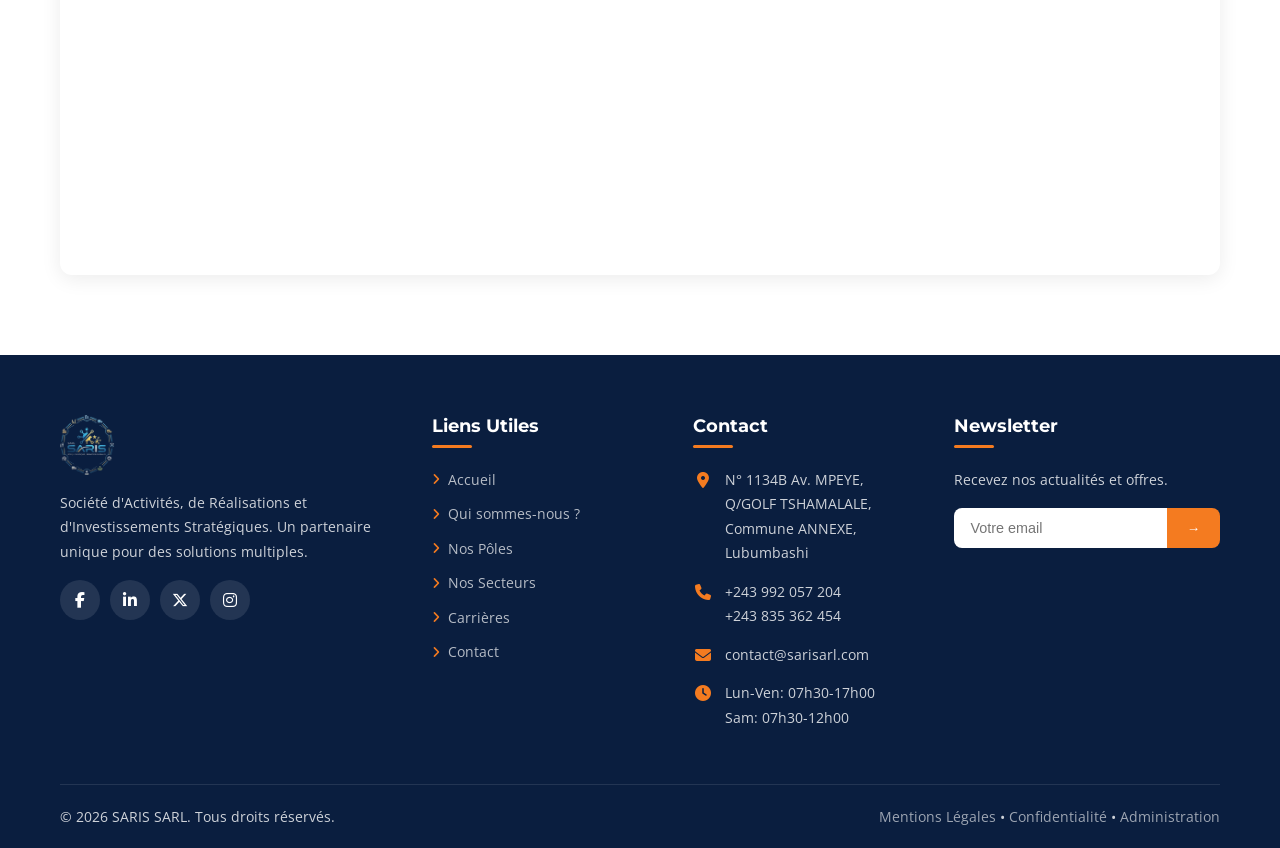
<file: pages/contact.html>
<!DOCTYPE html>
<html lang="fr">
<head>
  <meta charset="UTF-8">
  <meta name="viewport" content="width=device-width, initial-scale=1.0">
  <title>Contactez-Nous - SARIS SARL</title>
  <link rel="stylesheet" href="../css/style.css">
  <link rel="preconnect" href="https://fonts.googleapis.com">
  <link rel="preconnect" href="https://fonts.gstatic.com" crossorigin>
  <link href="https://fonts.googleapis.com/css2?family=Montserrat:wght@400;500;600;700;800&family=Open+Sans:wght@300;400;500;600;700&display=swap" rel="stylesheet">
  <link rel="stylesheet" href="https://cdnjs.cloudflare.com/ajax/libs/font-awesome/6.5.1/css/all.min.css">
</head>
<body>

  <!-- Header -->
  <header class="header">
    <div class="container header__inner">
      <a href="../index.html" class="header__logo">
        <img src="../assets/images/logo.png" alt="SARIS SARL - BTP, Logistique, Services Globaux" style="height:55px;width:auto;">
      </a>
      <nav class="header__nav">
        <a href="../index.html">Accueil</a>
        <a href="about.html">Qui sommes-nous ?</a>
        <a href="poles.html">Nos Pôles</a>
        <a href="secteurs.html">Nos Secteurs</a>
        <a href="careers.html">Carrières</a>
        <a href="contact.html" class="active">Contact</a>
      </nav>
      <div class="header__actions">
        <div class="lang-switch">
          <button data-lang="fr" class="active">FR</button>
          <button data-lang="en">EN</button>
        </div>
        <a href="contact.html" class="btn btn--primary btn--small">Contactez-nous</a>
        <div class="menu-toggle">
          <span></span><span></span><span></span>
        </div>
      </div>
    </div>
  </header>
  <div class="nav-overlay"></div>

  <!-- Page Header -->
  <section class="page-header">
    <div class="container">
      <h1>Contactez-Nous</h1>
      <p>Notre équipe est à votre disposition pour répondre à toutes vos questions</p>
      <div class="breadcrumb">
        <a href="../index.html">Accueil</a>
        <span>/</span>
        <span>Contact</span>
      </div>
    </div>
  </section>

  <!-- Contact Section -->
  <section class="section">
    <div class="container">
      <div class="contact-grid">

        <!-- Left: Contact Form -->
        <div class="contact-form-card animate">
          <h2>Envoyez-nous un message</h2>
          <p class="mt-2" style="color: var(--gray); margin-bottom: 30px;">Remplissez le formulaire ci-dessous et nous vous répondrons dans les meilleurs délais.</p>
          <form id="contactForm" data-validate>
            <div class="form-group">
              <label for="nom">Nom <span style="color: var(--secondary);">*</span></label>
              <input type="text" id="nom" name="nom" placeholder="Votre nom" required>
            </div>
            <div class="form-group">
              <label for="prenom">Prénom <span style="color: var(--secondary);">*</span></label>
              <input type="text" id="prenom" name="prenom" placeholder="Votre prénom" required>
            </div>
            <div class="form-group">
              <label for="email">Email <span style="color: var(--secondary);">*</span></label>
              <input type="email" id="email" name="email" placeholder="votre@email.com" required>
            </div>
            <div class="form-group">
              <label for="telephone">Téléphone</label>
              <input type="tel" id="telephone" name="telephone" placeholder="+243 ...">
            </div>
            <div class="form-group">
              <label for="societe">Société</label>
              <input type="text" id="societe" name="societe" placeholder="Nom de votre société">
            </div>
            <div class="form-group">
              <label for="objet">Objet <span style="color: var(--secondary);">*</span></label>
              <select id="objet" name="objet" required>
                <option value="" disabled selected>Sélectionnez un objet</option>
                <option value="devis">Demande de devis</option>
                <option value="partenariat">Partenariat</option>
                <option value="information">Information</option>
                <option value="reclamation">Réclamation</option>
                <option value="autre">Autre</option>
              </select>
            </div>
            <div class="form-group">
              <label for="message">Message <span style="color: var(--secondary);">*</span></label>
              <textarea id="message" name="message" rows="6" placeholder="Votre message..." required></textarea>
            </div>
            <button type="submit" class="btn btn--primary form-submit">
              <i class="fas fa-paper-plane"></i> Envoyer le message
            </button>
          </form>
        </div>

        <!-- Right: Contact Info -->
        <div class="contact-info-card animate-right">
          <div class="contact-info-item">
            <div class="contact-info-item__icon">
              <i class="fas fa-location-dot"></i>
            </div>
            <div>
              <h4>Adresse</h4>
              <p>N° 1134B Avenue MPEYE, quartier GOLF TSHAMALALE, Commune ANNEXE, Lubumbashi</p>
            </div>
          </div>
          <div class="contact-info-item">
            <div class="contact-info-item__icon">
              <i class="fas fa-phone"></i>
            </div>
            <div>
              <h4>Téléphone</h4>
              <p><a href="tel:+243992057204" style="color:inherit;text-decoration:none;">+243 992 057 204</a></p>
              <p><a href="tel:+243835362454" style="color:inherit;text-decoration:none;">+243 835 362 454</a></p>
              <p style="margin-top:8px;"><a href="https://wa.me/243992057204" target="_blank" style="color:#25D366;text-decoration:none;font-weight:600;"><i class="fab fa-whatsapp"></i> WhatsApp</a></p>
            </div>
          </div>
          <div class="contact-info-item">
            <div class="contact-info-item__icon">
              <i class="fas fa-envelope"></i>
            </div>
            <div>
              <h4>Email</h4>
              <p><a href="mailto:contact@sarisarl.com" style="color:inherit;text-decoration:none;">contact@sarisarl.com</a></p>
            </div>
          </div>
          <div class="contact-info-item">
            <div class="contact-info-item__icon">
              <i class="fas fa-clock"></i>
            </div>
            <div>
              <h4>Heures d'ouverture</h4>
              <p>Lundi - Vendredi : 07h30 - 17h00</p>
              <p>Samedi : 07h30 - 12h00</p>
            </div>
          </div>
        </div>

      </div>

      <!-- Map -->
      <div class="contact-map animate">
        <iframe
          src="https://www.google.com/maps/embed?pb=!1m18!1m12!1m3!1d63371.78207487935!2d27.456!3d-11.664!2m3!1f0!2f0!3f0!3m2!1i1024!2i768!4f13.1!3m3!1m2!1s0x19d2935f53a4e2e9%3A0xd9e9052fcadbb10!2sLubumbashi%2C%20Democratic%20Republic%20of%20the%20Congo!5e0!3m2!1sfr!2s!4v1700000000000!5m2!1sfr!2s"
          width="100%"
          height="350"
          style="border:0;"
          allowfullscreen=""
          loading="lazy"
          referrerpolicy="no-referrer-when-downgrade">
        </iframe>
      </div>

    </div>
  </section>

  <!-- Footer -->
  <footer class="footer">
    <div class="container">
      <div class="footer__grid">
        <div class="footer__about">
          <img src="../assets/images/logo.png" alt="SARIS SARL" style="height:60px;width:auto;margin-bottom:16px;">
          <p>Société d'Activités, de Réalisations et d'Investissements Stratégiques. Un partenaire unique pour des solutions multiples.</p>
          <div class="footer__social">
            <a href="#"><i class="fab fa-facebook-f"></i></a>
            <a href="#"><i class="fab fa-linkedin-in"></i></a>
            <a href="#"><i class="fab fa-x-twitter"></i></a>
            <a href="#"><i class="fab fa-instagram"></i></a>
          </div>
        </div>
        <div>
          <h4>Liens Utiles</h4>
          <ul class="footer__links">
            <li><a href="../index.html">Accueil</a></li>
            <li><a href="about.html">Qui sommes-nous ?</a></li>
            <li><a href="poles.html">Nos Pôles</a></li>
            <li><a href="secteurs.html">Nos Secteurs</a></li>
            <li><a href="careers.html">Carrières</a></li>
            <li><a href="contact.html">Contact</a></li>
          </ul>
        </div>
        <div>
          <h4>Contact</h4>
          <ul class="footer__contact">
            <li><i class="fas fa-map-marker-alt"></i><span>N° 1134B Av. MPEYE, Q/GOLF TSHAMALALE, Commune ANNEXE, Lubumbashi</span></li>
            <li><i class="fas fa-phone"></i><span><a href="tel:+243992057204" style="color:inherit;text-decoration:none;">+243 992 057 204</a><br><a href="tel:+243835362454" style="color:inherit;text-decoration:none;">+243 835 362 454</a></span></li>
            <li><i class="fas fa-envelope"></i><span><a href="mailto:contact@sarisarl.com" style="color:inherit;text-decoration:none;">contact@sarisarl.com</a></span></li>
            <li><i class="fas fa-clock"></i><span>Lun-Ven: 07h30-17h00<br>Sam: 07h30-12h00</span></li>
          </ul>
        </div>
        <div>
          <h4>Newsletter</h4>
          <p style="font-size:0.9rem;margin-bottom:12px;">Recevez nos actualités et offres.</p>
          <div class="footer__newsletter">
            <form>
              <input type="email" placeholder="Votre email">
              <button type="submit">&rarr;</button>
            </form>
          </div>
        </div>
      </div>
      <div class="footer__bottom">
        <span>&copy; 2026 SARIS SARL. Tous droits réservés.</span>
        <span>
          <a href="#">Mentions Légales</a> &bull;
          <a href="#">Confidentialité</a> &bull;
          <a href="admin.html">Administration</a>
        </span>
      </div>
    </div>
  </footer>

  <!-- Back to Top -->
  <button id="backToTop" class="btn btn--primary" style="position:fixed;bottom:30px;right:30px;border-radius:50%;width:50px;height:50px;display:flex;align-items:center;justify-content:center;padding:0;z-index:999;opacity:0;visibility:hidden;transition:all 0.3s ease;">
    <i class="fas fa-arrow-up"></i>
  </button>

  <script>
    const backToTop = document.getElementById('backToTop');
    if (backToTop) {
      window.addEventListener('scroll', () => {
        if (window.scrollY > 400) { backToTop.style.opacity = '1'; backToTop.style.visibility = 'visible'; }
        else { backToTop.style.opacity = '0'; backToTop.style.visibility = 'hidden'; }
      });
    }

    document.getElementById('contactForm').addEventListener('submit', async (e) => {
      e.preventDefault();
      const btn = e.target.querySelector('button[type="submit"]');
      const origText = btn.innerHTML;
      btn.innerHTML = '<i class="fas fa-spinner fa-spin"></i> Envoi...';
      btn.disabled = true;
      const data = {
        nom: document.getElementById('nom').value.trim(),
        prenom: document.getElementById('prenom').value.trim(),
        email: document.getElementById('email').value.trim(),
        telephone: document.getElementById('telephone').value.trim(),
        societe: document.getElementById('societe').value.trim(),
        sujet: document.getElementById('objet').value,
        message: document.getElementById('message').value.trim()
      };
      try {
        const res = await fetch('https://formspree.io/f/YOUR_FORM_ID', {
          method: 'POST',
          headers: { 'Content-Type': 'application/json' },
          body: JSON.stringify({
            _subject: 'Nouveau message de contact - SARIS SARL',
            nom: data.nom,
            prenom: data.prenom,
            email: data.email,
            telephone: data.telephone,
            societe: data.societe,
            sujet: data.sujet,
            message: data.message
          })
        });
        if (res.ok) {
          btn.innerHTML = '<i class="fas fa-check"></i> Message envoyé !';
          btn.style.background = '#27ae60';
          e.target.reset();
        } else { throw new Error(); }
      } catch(err) {
        btn.innerHTML = '<i class="fas fa-exclamation-circle"></i> Erreur';
        btn.style.background = '#e74c3c';
      }
      setTimeout(() => { btn.innerHTML = origText; btn.style.background = ''; btn.disabled = false; }, 3000);
    });
  </script>
  <script src="../js/main.js"></script>
</body>
</html>
</file>
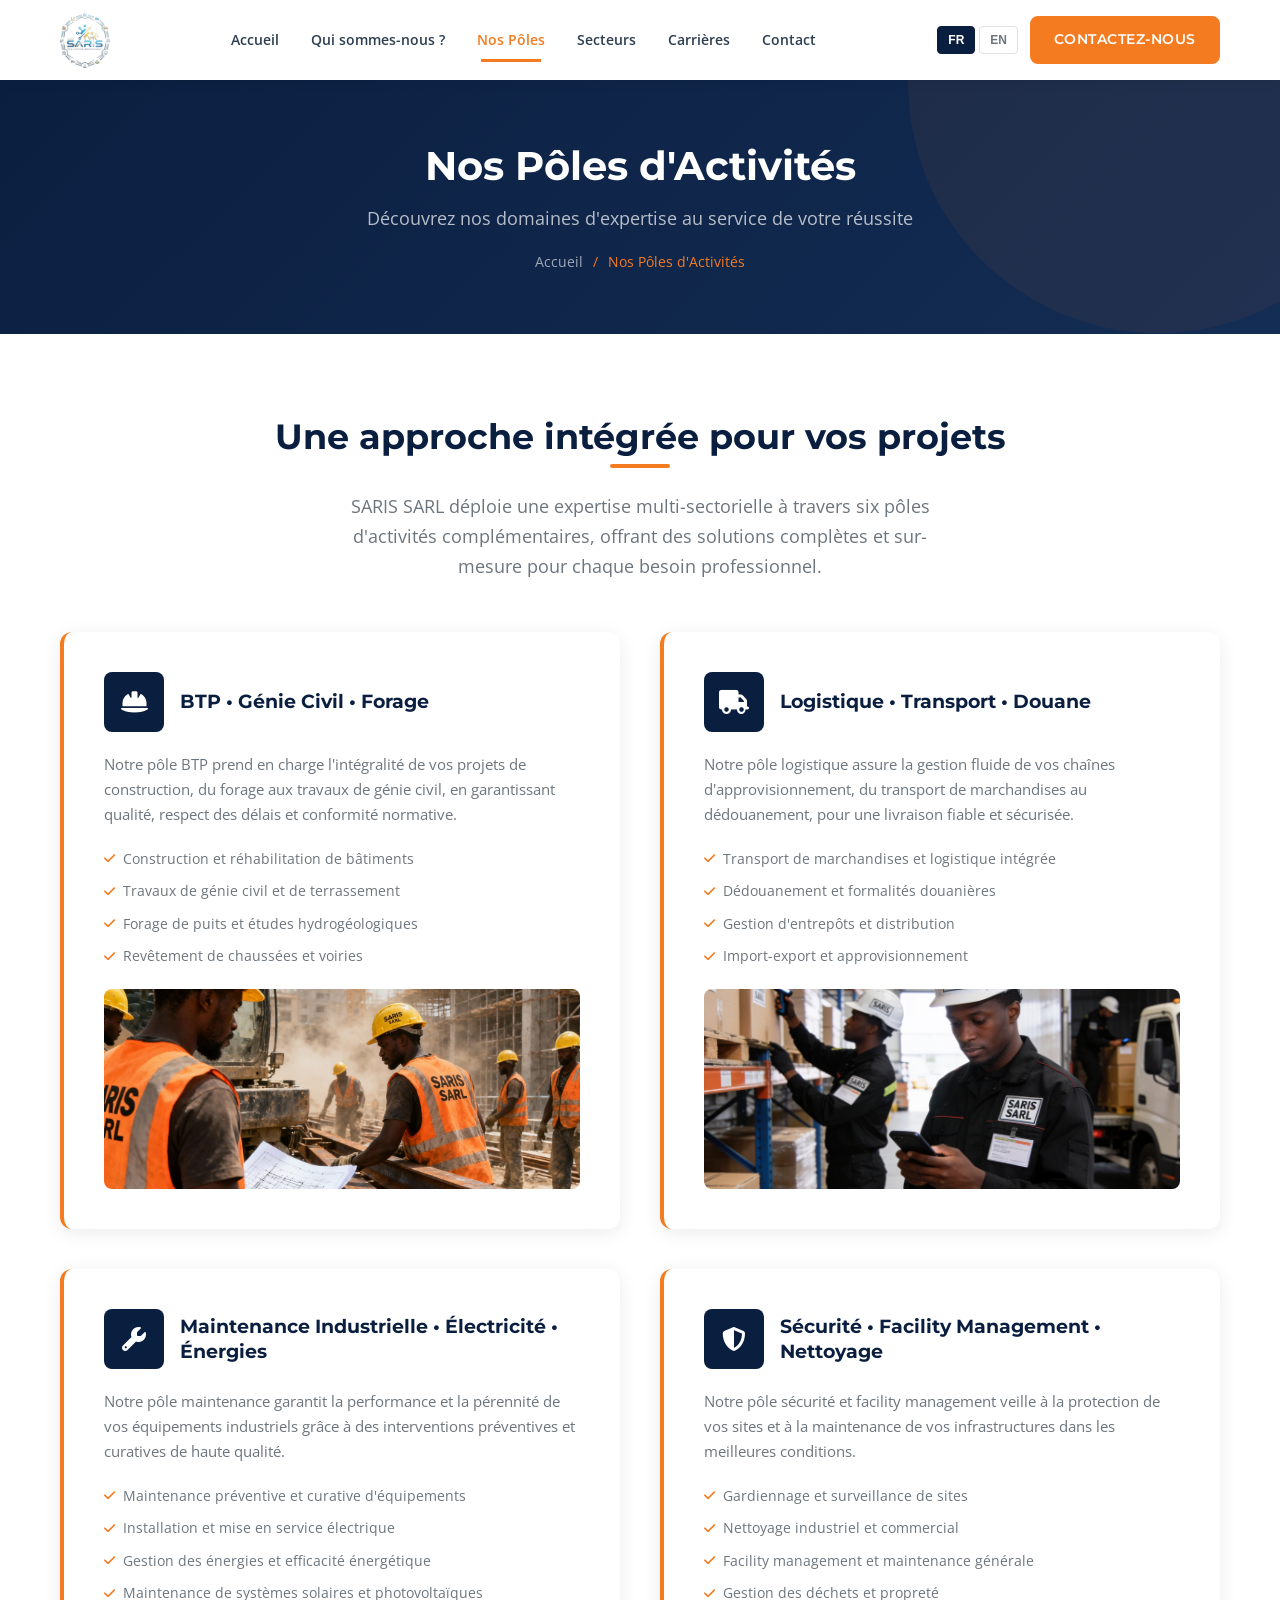
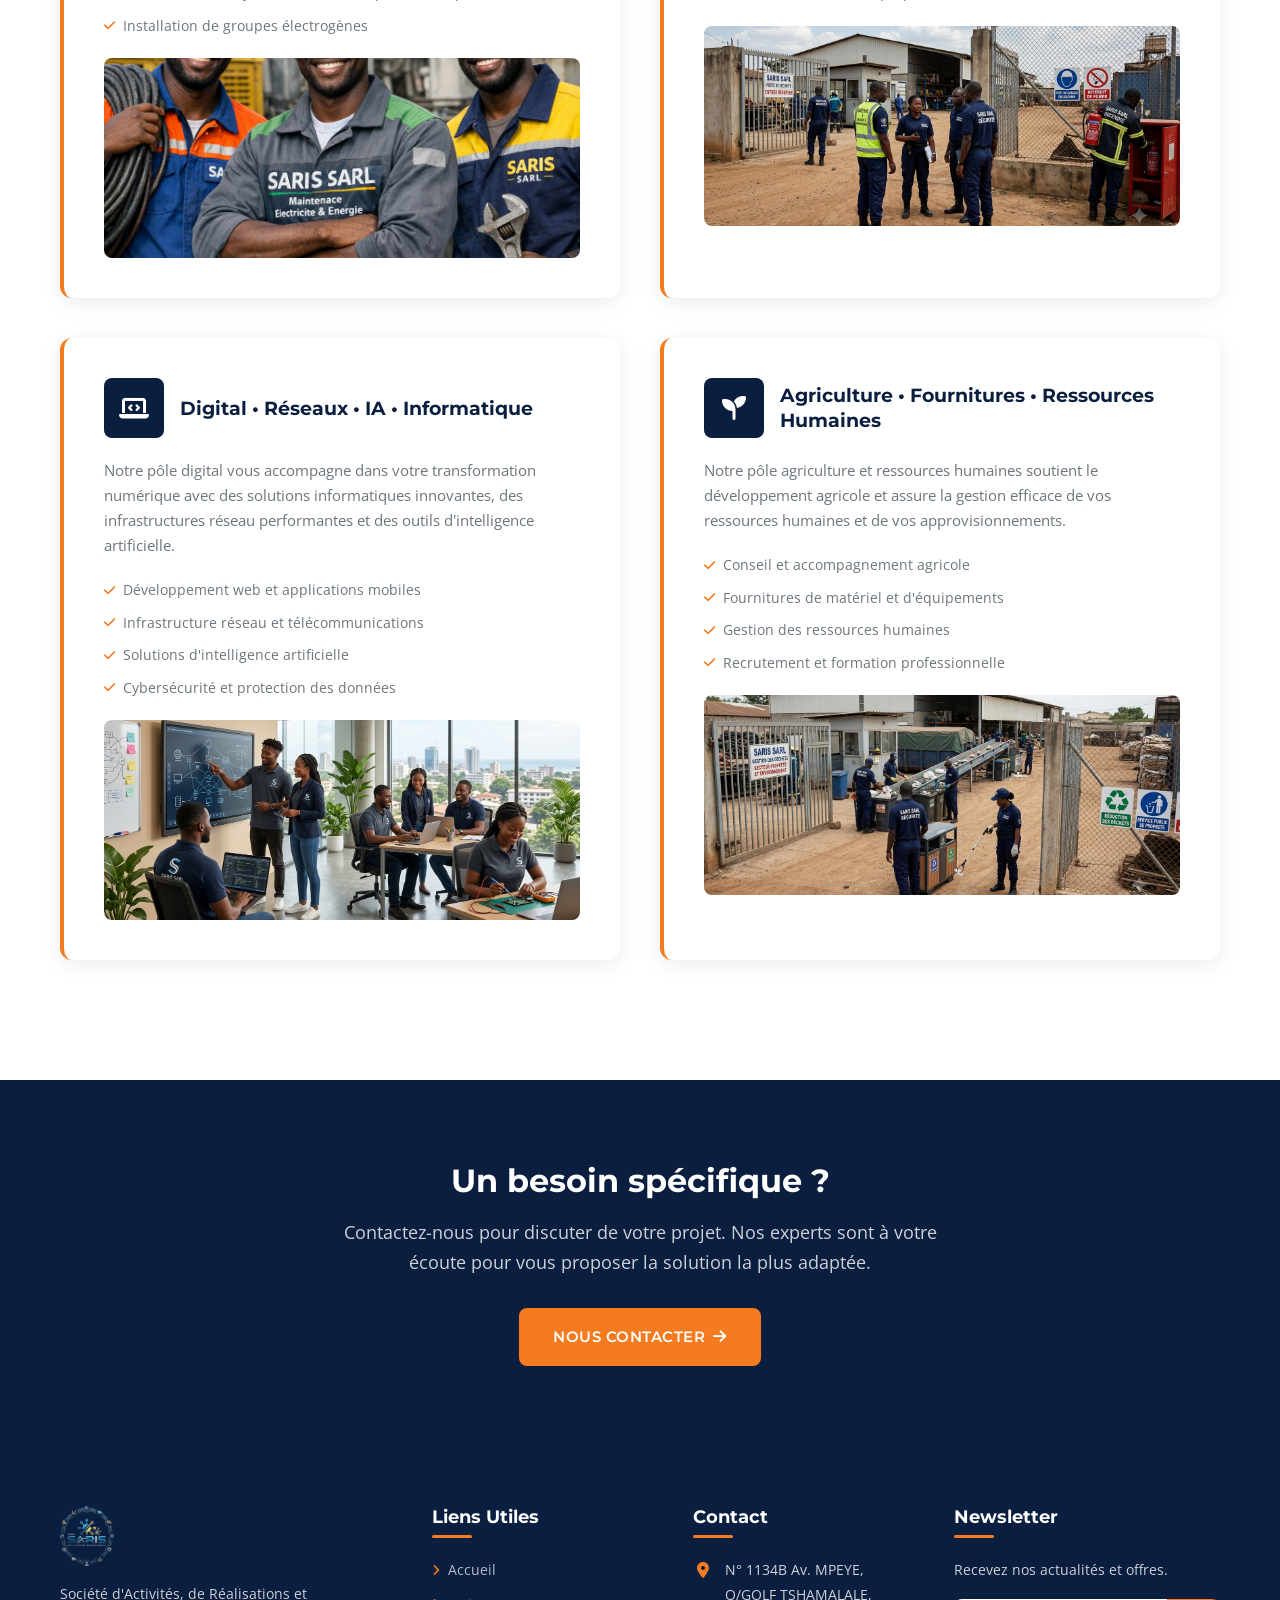
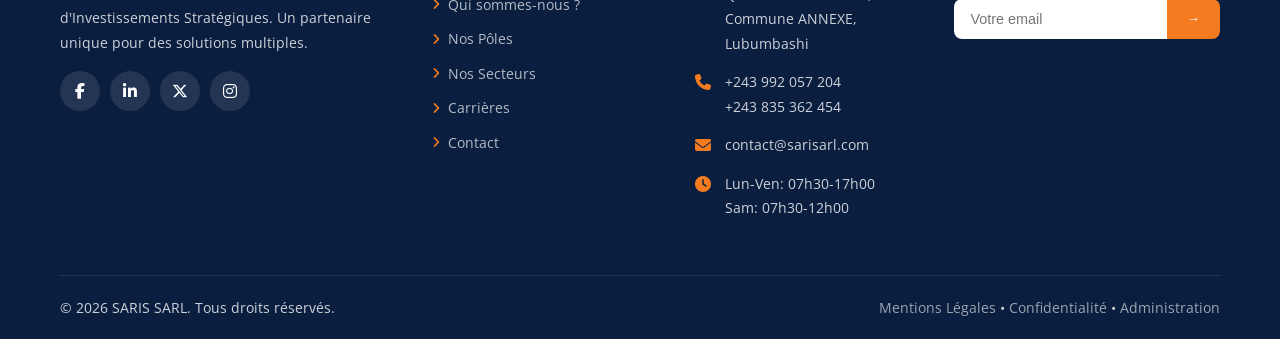
<file: pages/poles.html>
<!DOCTYPE html>
<html lang="fr">
<head>
  <meta charset="UTF-8">
  <meta name="viewport" content="width=device-width, initial-scale=1.0">
  <title>Nos Pôles d'Activités - SARIS SARL</title>
  <link rel="stylesheet" href="../css/style.css">
  <link rel="preconnect" href="https://fonts.googleapis.com">
  <link rel="preconnect" href="https://fonts.gstatic.com" crossorigin>
  <link href="https://fonts.googleapis.com/css2?family=Montserrat:wght@400;500;600;700;800&family=Open+Sans:wght@400;600;700&display=swap" rel="stylesheet">
  <link rel="stylesheet" href="https://cdnjs.cloudflare.com/ajax/libs/font-awesome/6.5.1/css/all.min.css">
</head>
<body>

  <!-- Header -->
  <header class="header">
    <div class="container header__inner">
      <a href="../index.html" class="header__logo">
        <img src="../assets/images/logo.png" alt="SARIS SARL - BTP, Logistique, Services Globaux" style="height:55px;width:auto;">
      </a>

      <nav class="header__nav">
        <a href="../index.html">Accueil</a>
        <a href="about.html">Qui sommes-nous ?</a>
        <a href="poles.html" class="active">Nos Pôles</a>
        <a href="secteurs.html">Secteurs</a>
        <a href="careers.html">Carrières</a>
        <a href="contact.html">Contact</a>
      </nav>

      <div class="header__actions">
        <div class="lang-switch">
          <button class="active" data-lang="fr">FR</button>
          <button data-lang="en">EN</button>
        </div>
        <a href="contact.html" class="btn btn--primary btn--small">Contactez-nous</a>
        <div class="menu-toggle">
          <span></span><span></span><span></span>
        </div>
      </div>
    </div>
  </header>

  <div class="nav-overlay"></div>

  <!-- Page Header -->
  <section class="page-header">
    <div class="container">
      <h1>Nos Pôles d'Activités</h1>
      <p>Découvrez nos domaines d'expertise au service de votre réussite</p>
      <div class="breadcrumb">
        <a href="../index.html">Accueil</a>
        <span>/</span>
        <span>Nos Pôles d'Activités</span>
      </div>
    </div>
  </section>

  <!-- Intro Section -->
  <section class="section">
    <div class="container">
      <div class="section-title animate">
        <h2>Une approche intégrée pour vos projets</h2>
        <p>SARIS SARL déploie une expertise multi-sectorielle à travers six pôles d'activités complémentaires, offrant des solutions complètes et sur-mesure pour chaque besoin professionnel.</p>
      </div>

      <!-- Pôles Detail Grid -->
      <div class="poles-detail-grid">

        <!-- Pole 1: BTP -->
        <div class="pole-detail-card animate">
          <div class="pole-detail-card__header">
            <div class="pole-detail-card__icon">
              <i class="fa-solid fa-hard-hat"></i>
            </div>
            <h3>BTP &bull; Génie Civil &bull; Forage</h3>
          </div>
          <p>Notre pôle BTP prend en charge l'intégralité de vos projets de construction, du forage aux travaux de génie civil, en garantissant qualité, respect des délais et conformité normative.</p>
          <ul>
            <li>Construction et réhabilitation de bâtiments</li>
            <li>Travaux de génie civil et de terrassement</li>
            <li>Forage de puits et études hydrogéologiques</li>
            <li>Revêtement de chaussées et voiries</li>
          </ul>
          <img src="../assets/images/btp-genie-civil.png" alt="BTP et Génie Civil SARIS" style="width:100%;height:200px;object-fit:cover;border-radius:8px;margin-top:16px;">
        </div>

        <!-- Pole 2: Logistique -->
        <div class="pole-detail-card animate">
          <div class="pole-detail-card__header">
            <div class="pole-detail-card__icon">
              <i class="fa-solid fa-truck"></i>
            </div>
            <h3>Logistique &bull; Transport &bull; Douane</h3>
          </div>
          <p>Notre pôle logistique assure la gestion fluide de vos chaînes d'approvisionnement, du transport de marchandises au dédouanement, pour une livraison fiable et sécurisée.</p>
          <ul>
            <li>Transport de marchandises et logistique intégrée</li>
            <li>Dédouanement et formalités douanières</li>
            <li>Gestion d'entrepôts et distribution</li>
            <li>Import-export et approvisionnement</li>
          </ul>
          <img src="../assets/images/logistique-transport.png" alt="Logistique et Transport SARIS" style="width:100%;height:200px;object-fit:cover;border-radius:8px;margin-top:16px;">
        </div>

        <!-- Pole 3: Maintenance -->
        <div class="pole-detail-card animate">
          <div class="pole-detail-card__header">
            <div class="pole-detail-card__icon">
              <i class="fa-solid fa-wrench"></i>
            </div>
            <h3>Maintenance Industrielle &bull; Électricité &bull; Énergies</h3>
          </div>
          <p>Notre pôle maintenance garantit la performance et la pérennité de vos équipements industriels grâce à des interventions préventives et curatives de haute qualité.</p>
          <ul>
            <li>Maintenance préventive et curative d'équipements</li>
            <li>Installation et mise en service électrique</li>
            <li>Gestion des énergies et efficacité énergétique</li>
            <li>Maintenance de systèmes solaires et photovoltaïques</li>
            <li>Installation de groupes électrogènes</li>
          </ul>
          <img src="../assets/images/maintenance-energie.png" alt="Maintenance Industrielle SARIS" style="width:100%;height:200px;object-fit:cover;border-radius:8px;margin-top:16px;">
        </div>

        <!-- Pole 4: Sécurité -->
        <div class="pole-detail-card animate">
          <div class="pole-detail-card__header">
            <div class="pole-detail-card__icon">
              <i class="fa-solid fa-shield-halved"></i>
            </div>
            <h3>Sécurité &bull; Facility Management &bull; Nettoyage</h3>
          </div>
          <p>Notre pôle sécurité et facility management veille à la protection de vos sites et à la maintenance de vos infrastructures dans les meilleures conditions.</p>
          <ul>
            <li>Gardiennage et surveillance de sites</li>
            <li>Nettoyage industriel et commercial</li>
            <li>Facility management et maintenance générale</li>
            <li>Gestion des déchets et propreté</li>
          </ul>
          <img src="../assets/images/securite-gardiennage.png" alt="Sécurité et Facility SARIS" style="width:100%;height:200px;object-fit:cover;border-radius:8px;margin-top:16px;">
        </div>

        <!-- Pole 5: Digital -->
        <div class="pole-detail-card animate">
          <div class="pole-detail-card__header">
            <div class="pole-detail-card__icon">
              <i class="fa-solid fa-laptop-code"></i>
            </div>
            <h3>Digital &bull; Réseaux &bull; IA &bull; Informatique</h3>
          </div>
          <p>Notre pôle digital vous accompagne dans votre transformation numérique avec des solutions informatiques innovantes, des infrastructures réseau performantes et des outils d'intelligence artificielle.</p>
          <ul>
            <li>Développement web et applications mobiles</li>
            <li>Infrastructure réseau et télécommunications</li>
            <li>Solutions d'intelligence artificielle</li>
            <li>Cybersécurité et protection des données</li>
          </ul>
          <img src="../assets/images/digital-ia.png" alt="Digital et Informatique SARIS" style="width:100%;height:200px;object-fit:cover;border-radius:8px;margin-top:16px;">
        </div>

        <!-- Pole 6: Agriculture -->
        <div class="pole-detail-card animate">
          <div class="pole-detail-card__header">
            <div class="pole-detail-card__icon">
              <i class="fa-solid fa-seedling"></i>
            </div>
            <h3>Agriculture &bull; Fournitures &bull; Ressources Humaines</h3>
          </div>
          <p>Notre pôle agriculture et ressources humaines soutient le développement agricole et assure la gestion efficace de vos ressources humaines et de vos approvisionnements.</p>
          <ul>
            <li>Conseil et accompagnement agricole</li>
            <li>Fournitures de matériel et d'équipements</li>
            <li>Gestion des ressources humaines</li>
            <li>Recrutement et formation professionnelle</li>
          </ul>
          <img src="../assets/images/agriculture-fournitures.png" alt="Agriculture et RH SARIS" style="width:100%;height:200px;object-fit:cover;border-radius:8px;margin-top:16px;">
        </div>

      </div>
    </div>
  </section>

  <!-- CTA Section -->
  <section class="section section--dark">
    <div class="container text-center">
      <div class="animate">
        <h2 style="font-size: 2rem; margin-bottom: 16px;">Un besoin spécifique ?</h2>
        <p style="font-size: 1.1rem; color: rgba(255,255,255,0.8); max-width: 600px; margin: 0 auto 30px;">Contactez-nous pour discuter de votre projet. Nos experts sont à votre écoute pour vous proposer la solution la plus adaptée.</p>
        <a href="contact.html" class="btn btn--primary">Nous Contacter <i class="fa-solid fa-arrow-right"></i></a>
      </div>
    </div>
  </section>

  <!-- Footer -->
  <footer class="footer">
    <div class="container">
      <div class="footer__grid">
        <div class="footer__about">
          <img src="../assets/images/logo.png" alt="SARIS SARL" style="height:60px;width:auto;margin-bottom:16px;">
          <p>Société d'Activités, de Réalisations et d'Investissements Stratégiques. Un partenaire unique pour des solutions multiples.</p>
          <div class="footer__social">
            <a href="#"><i class="fab fa-facebook-f"></i></a>
            <a href="#"><i class="fab fa-linkedin-in"></i></a>
            <a href="#"><i class="fab fa-x-twitter"></i></a>
            <a href="#"><i class="fab fa-instagram"></i></a>
          </div>
        </div>
        <div>
          <h4>Liens Utiles</h4>
          <ul class="footer__links">
            <li><a href="../index.html">Accueil</a></li>
            <li><a href="about.html">Qui sommes-nous ?</a></li>
            <li><a href="poles.html">Nos Pôles</a></li>
            <li><a href="secteurs.html">Nos Secteurs</a></li>
            <li><a href="careers.html">Carrières</a></li>
            <li><a href="contact.html">Contact</a></li>
          </ul>
        </div>
        <div>
          <h4>Contact</h4>
          <ul class="footer__contact">
            <li><i class="fas fa-map-marker-alt"></i><span>N° 1134B Av. MPEYE, Q/GOLF TSHAMALALE, Commune ANNEXE, Lubumbashi</span></li>
            <li><i class="fas fa-phone"></i><span><a href="tel:+243992057204" style="color:inherit;text-decoration:none;">+243 992 057 204</a><br><a href="tel:+243835362454" style="color:inherit;text-decoration:none;">+243 835 362 454</a></span></li>
            <li><i class="fas fa-envelope"></i><span><a href="mailto:contact@sarisarl.com" style="color:inherit;text-decoration:none;">contact@sarisarl.com</a></span></li>
            <li><i class="fas fa-clock"></i><span>Lun-Ven: 07h30-17h00<br>Sam: 07h30-12h00</span></li>
          </ul>
        </div>
        <div>
          <h4>Newsletter</h4>
          <p style="font-size:0.9rem;margin-bottom:12px;">Recevez nos actualités et offres.</p>
          <div class="footer__newsletter">
            <form>
              <input type="email" placeholder="Votre email">
              <button type="submit">&rarr;</button>
            </form>
          </div>
        </div>
      </div>
      <div class="footer__bottom">
        <span>&copy; 2026 SARIS SARL. Tous droits réservés.</span>
        <span>
          <a href="#">Mentions Légales</a> &bull;
          <a href="#">Confidentialité</a> &bull;
          <a href="admin.html">Administration</a>
        </span>
      </div>
    </div>
  </footer>

  <!-- Back to Top -->
  <button id="backToTop" class="btn btn--primary" style="position:fixed;bottom:30px;right:30px;z-index:900;border-radius:50%;width:50px;height:50px;display:flex;align-items:center;justify-content:center;padding:0;opacity:0;pointer-events:none;transition:all 0.3s ease;">
    <i class="fa-solid fa-arrow-up"></i>
  </button>

  <script src="../js/main.js"></script>
  <script>
    const backToTop = document.getElementById('backToTop');
    window.addEventListener('scroll', () => {
      if (window.scrollY > 400) {
        backToTop.style.opacity = '1';
        backToTop.style.pointerEvents = 'all';
      } else {
        backToTop.style.opacity = '0';
        backToTop.style.pointerEvents = 'none';
      }
    });
    backToTop.addEventListener('click', () => window.scrollTo({ top: 0, behavior: 'smooth' }));
  </script>

</body>
</html>
</file>
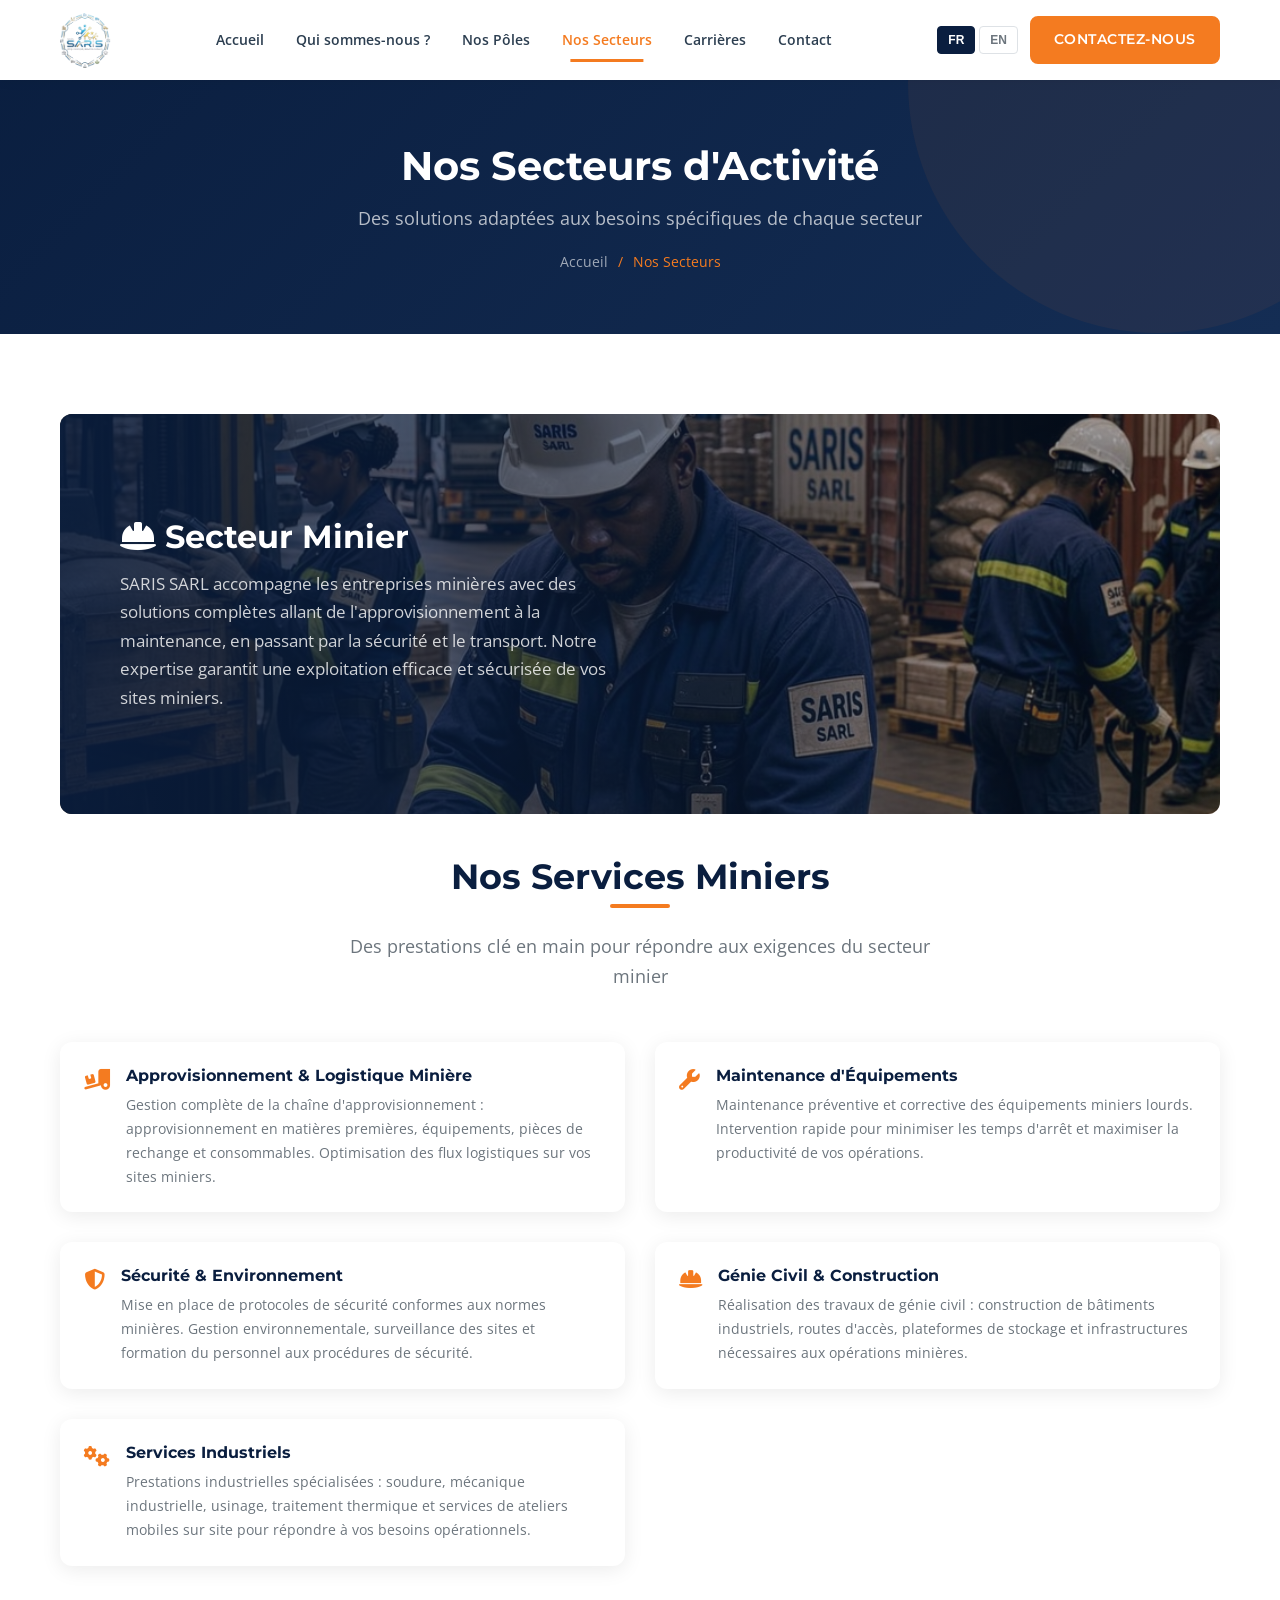
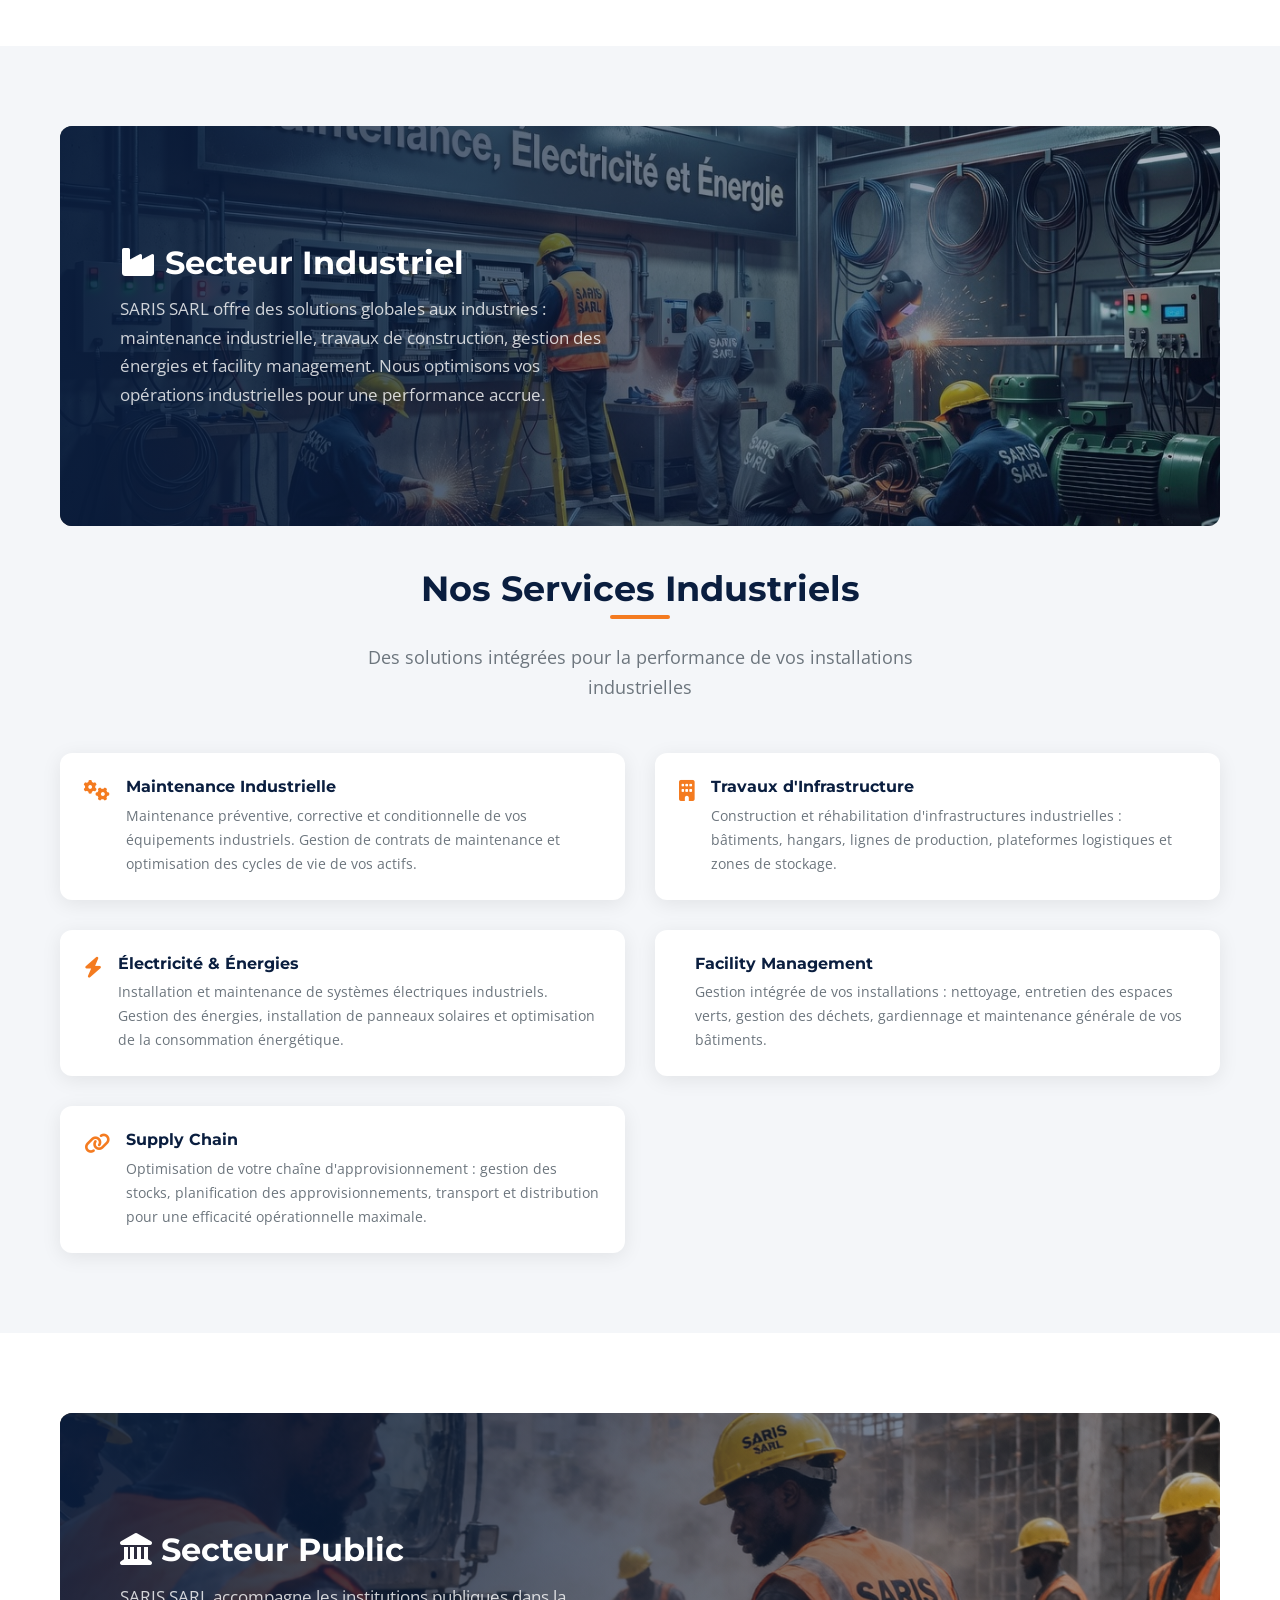
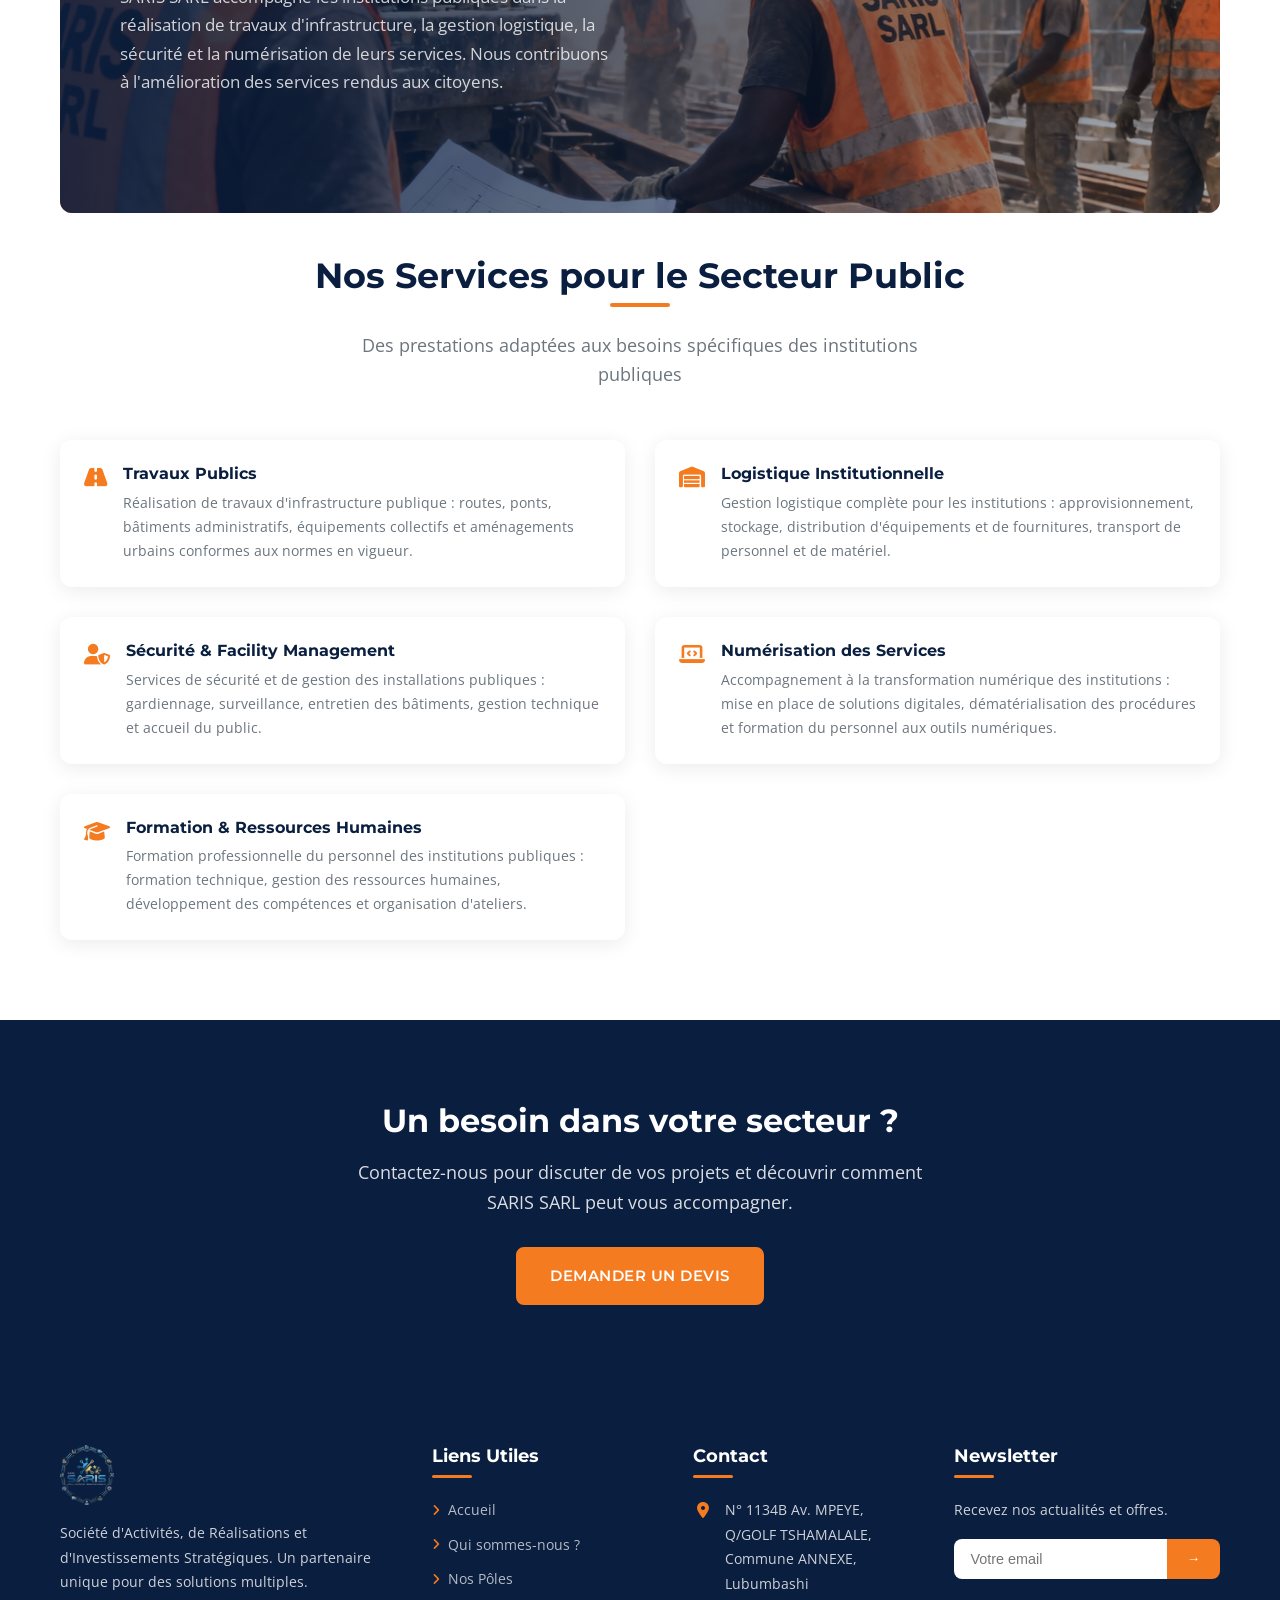
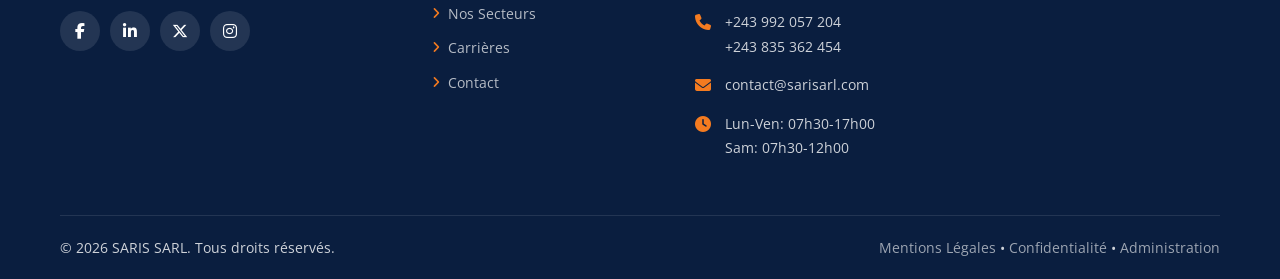
<file: pages/secteurs.html>
<!DOCTYPE html>
<html lang="fr">
<head>
  <meta charset="UTF-8">
  <meta name="viewport" content="width=device-width, initial-scale=1.0">
  <title>Nos Secteurs d'Activité | SARIS SARL</title>
  <link rel="stylesheet" href="../css/style.css">
  <link rel="preconnect" href="https://fonts.googleapis.com">
  <link rel="preconnect" href="https://fonts.gstatic.com" crossorigin>
  <link href="https://fonts.googleapis.com/css2?family=Montserrat:wght@400;500;600;700;800&family=Open+Sans:wght@300;400;500;600;700&display=swap" rel="stylesheet">
  <link rel="stylesheet" href="https://cdnjs.cloudflare.com/ajax/libs/font-awesome/6.5.1/css/all.min.css">
</head>
<body>

  <!-- Nav Overlay -->
  <div class="nav-overlay"></div>

  <!-- Header -->
  <header class="header">
    <div class="container header__inner">
      <a href="../index.html" class="header__logo">
        <img src="../assets/images/logo.png" alt="SARIS SARL - BTP, Logistique, Services Globaux" style="height:55px;width:auto;">
      </a>

      <nav class="header__nav">
        <a href="../index.html">Accueil</a>
        <a href="about.html">Qui sommes-nous ?</a>
        <a href="poles.html">Nos Pôles</a>
        <a href="secteurs.html" class="active">Nos Secteurs</a>
        <a href="careers.html">Carrières</a>
        <a href="contact.html">Contact</a>
      </nav>

      <div class="header__actions">
        <div class="lang-switch">
          <button class="active" data-lang="fr">FR</button>
          <button data-lang="en">EN</button>
        </div>
        <a href="contact.html" class="btn btn--primary btn--small">Contactez-nous</a>
        <div class="menu-toggle">
          <span></span>
          <span></span>
          <span></span>
        </div>
      </div>
    </div>
  </header>

  <!-- Page Header -->
  <section class="page-header">
    <div class="container">
      <h1 class="animate">Nos Secteurs d'Activité</h1>
      <p class="animate">Des solutions adaptées aux besoins spécifiques de chaque secteur</p>
      <div class="breadcrumb animate">
        <a href="../index.html">Accueil</a>
        <span>/</span>
        <span>Nos Secteurs</span>
      </div>
    </div>
  </section>

  <!-- Secteur Minier -->
  <section class="section">
    <div class="container">
      <div class="sector-hero animate">
        <img src="../assets/images/logistique-camions.png" alt="Secteur Minier">
        <div class="sector-hero__overlay">
          <div class="sector-hero__content">
            <h2><i class="fas fa-hard-hat"></i> Secteur Minier</h2>
            <p>SARIS SARL accompagne les entreprises minières avec des solutions complètes allant de l'approvisionnement à la maintenance, en passant par la sécurité et le transport. Notre expertise garantit une exploitation efficace et sécurisée de vos sites miniers.</p>
          </div>
        </div>
      </div>

      <div class="section-title animate">
        <h2>Nos Services Miniers</h2>
        <p>Des prestations clé en main pour répondre aux exigences du secteur minier</p>
      </div>

      <div class="sector-services">
        <div class="sector-service animate">
          <i class="fas fa-truck-loading"></i>
          <div>
            <h4>Approvisionnement & Logistique Minière</h4>
            <p>Gestion complète de la chaîne d'approvisionnement : approvisionnement en matières premières, équipements, pièces de rechange et consommables. Optimisation des flux logistiques sur vos sites miniers.</p>
          </div>
        </div>
        <div class="sector-service animate">
          <i class="fas fa-wrench"></i>
          <div>
            <h4>Maintenance d'Équipements</h4>
            <p>Maintenance préventive et corrective des équipements miniers lourds. Intervention rapide pour minimiser les temps d'arrêt et maximiser la productivité de vos opérations.</p>
          </div>
        </div>
        <div class="sector-service animate">
          <i class="fas fa-shield-alt"></i>
          <div>
            <h4>Sécurité & Environnement</h4>
            <p>Mise en place de protocoles de sécurité conformes aux normes minières. Gestion environnementale, surveillance des sites et formation du personnel aux procédures de sécurité.</p>
          </div>
        </div>
        <div class="sector-service animate">
          <i class="fas fa-hard-hat"></i>
          <div>
            <h4>Génie Civil & Construction</h4>
            <p>Réalisation des travaux de génie civil : construction de bâtiments industriels, routes d'accès, plateformes de stockage et infrastructures nécessaires aux opérations minières.</p>
          </div>
        </div>
        <div class="sector-service animate">
          <i class="fas fa-cogs"></i>
          <div>
            <h4>Services Industriels</h4>
            <p>Prestations industrielles spécialisées : soudure, mécanique industrielle, usinage, traitement thermique et services de ateliers mobiles sur site pour répondre à vos besoins opérationnels.</p>
          </div>
        </div>
      </div>
    </div>
  </section>

  <!-- Secteur Industriel -->
  <section class="section section--gray">
    <div class="container">
      <div class="sector-hero animate">
        <img src="../assets/images/maintenance-travailleurs.png" alt="Secteur Industriel">
        <div class="sector-hero__overlay">
          <div class="sector-hero__content">
            <h2><i class="fas fa-industry"></i> Secteur Industriel</h2>
            <p>SARIS SARL offre des solutions globales aux industries : maintenance industrielle, travaux de construction, gestion des énergies et facility management. Nous optimisons vos opérations industrielles pour une performance accrue.</p>
          </div>
        </div>
      </div>

      <div class="section-title animate">
        <h2>Nos Services Industriels</h2>
        <p>Des solutions intégrées pour la performance de vos installations industrielles</p>
      </div>

      <div class="sector-services">
        <div class="sector-service animate">
          <i class="fas fa-cogs"></i>
          <div>
            <h4>Maintenance Industrielle</h4>
            <p>Maintenance préventive, corrective et conditionnelle de vos équipements industriels. Gestion de contrats de maintenance et optimisation des cycles de vie de vos actifs.</p>
          </div>
        </div>
        <div class="sector-service animate">
          <i class="fas fa-building"></i>
          <div>
            <h4>Travaux d'Infrastructure</h4>
            <p>Construction et réhabilitation d'infrastructures industrielles : bâtiments, hangars, lignes de production, plateformes logistiques et zones de stockage.</p>
          </div>
        </div>
        <div class="sector-service animate">
          <i class="fas fa-bolt"></i>
          <div>
            <h4>Électricité & Énergies</h4>
            <p>Installation et maintenance de systèmes électriques industriels. Gestion des énergies, installation de panneaux solaires et optimisation de la consommation énergétique.</p>
          </div>
        </div>
        <div class="sector-service animate">
          <i class="fas fa-building-o"></i>
          <div>
            <h4>Facility Management</h4>
            <p>Gestion intégrée de vos installations : nettoyage, entretien des espaces verts, gestion des déchets, gardiennage et maintenance générale de vos bâtiments.</p>
          </div>
        </div>
        <div class="sector-service animate">
          <i class="fas fa-link"></i>
          <div>
            <h4>Supply Chain</h4>
            <p>Optimisation de votre chaîne d'approvisionnement : gestion des stocks, planification des approvisionnements, transport et distribution pour une efficacité opérationnelle maximale.</p>
          </div>
        </div>
      </div>
    </div>
  </section>

  <!-- Secteur Public -->
  <section class="section">
    <div class="container">
      <div class="sector-hero animate">
        <img src="../assets/images/btp-genie-civil.png" alt="Secteur Public">
        <div class="sector-hero__overlay">
          <div class="sector-hero__content">
            <h2><i class="fas fa-landmark"></i> Secteur Public</h2>
            <p>SARIS SARL accompagne les institutions publiques dans la réalisation de travaux d'infrastructure, la gestion logistique, la sécurité et la numérisation de leurs services. Nous contribuons à l'amélioration des services rendus aux citoyens.</p>
          </div>
        </div>
      </div>

      <div class="section-title animate">
        <h2>Nos Services pour le Secteur Public</h2>
        <p>Des prestations adaptées aux besoins spécifiques des institutions publiques</p>
      </div>

      <div class="sector-services">
        <div class="sector-service animate">
          <i class="fas fa-road"></i>
          <div>
            <h4>Travaux Publics</h4>
            <p>Réalisation de travaux d'infrastructure publique : routes, ponts, bâtiments administratifs, équipements collectifs et aménagements urbains conformes aux normes en vigueur.</p>
          </div>
        </div>
        <div class="sector-service animate">
          <i class="fas fa-warehouse"></i>
          <div>
            <h4>Logistique Institutionnelle</h4>
            <p>Gestion logistique complète pour les institutions : approvisionnement, stockage, distribution d'équipements et de fournitures, transport de personnel et de matériel.</p>
          </div>
        </div>
        <div class="sector-service animate">
          <i class="fas fa-user-shield"></i>
          <div>
            <h4>Sécurité & Facility Management</h4>
            <p>Services de sécurité et de gestion des installations publiques : gardiennage, surveillance, entretien des bâtiments, gestion technique et accueil du public.</p>
          </div>
        </div>
        <div class="sector-service animate">
          <i class="fas fa-laptop-code"></i>
          <div>
            <h4>Numérisation des Services</h4>
            <p>Accompagnement à la transformation numérique des institutions : mise en place de solutions digitales, dématérialisation des procédures et formation du personnel aux outils numériques.</p>
          </div>
        </div>
        <div class="sector-service animate">
          <i class="fas fa-graduation-cap"></i>
          <div>
            <h4>Formation & Ressources Humaines</h4>
            <p>Formation professionnelle du personnel des institutions publiques : formation technique, gestion des ressources humaines, développement des compétences et organisation d'ateliers.</p>
          </div>
        </div>
      </div>
    </div>
  </section>

  <!-- CTA -->
  <section class="section section--dark">
    <div class="container text-center">
      <h2 class="animate" style="font-size: 2rem; margin-bottom: 16px;">Un besoin dans votre secteur ?</h2>
      <p class="animate" style="font-size: 1.1rem; max-width: 600px; margin: 0 auto 30px; opacity: 0.85;">Contactez-nous pour discuter de vos projets et découvrir comment SARIS SARL peut vous accompagner.</p>
      <a href="contact.html" class="btn btn--primary animate">Demander un Devis</a>
    </div>
  </section>

  <!-- Footer -->
  <footer class="footer">
    <div class="container">
      <div class="footer__grid">
        <div class="footer__about">
          <img src="../assets/images/logo.png" alt="SARIS SARL" style="height:60px;width:auto;margin-bottom:16px;">
          <p>Société d'Activités, de Réalisations et d'Investissements Stratégiques. Un partenaire unique pour des solutions multiples.</p>
          <div class="footer__social">
            <a href="#"><i class="fab fa-facebook-f"></i></a>
            <a href="#"><i class="fab fa-linkedin-in"></i></a>
            <a href="#"><i class="fab fa-x-twitter"></i></a>
            <a href="#"><i class="fab fa-instagram"></i></a>
          </div>
        </div>
        <div>
          <h4>Liens Utiles</h4>
          <ul class="footer__links">
            <li><a href="../index.html">Accueil</a></li>
            <li><a href="about.html">Qui sommes-nous ?</a></li>
            <li><a href="poles.html">Nos Pôles</a></li>
            <li><a href="secteurs.html">Nos Secteurs</a></li>
            <li><a href="careers.html">Carrières</a></li>
            <li><a href="contact.html">Contact</a></li>
          </ul>
        </div>
        <div>
          <h4>Contact</h4>
          <ul class="footer__contact">
            <li><i class="fas fa-map-marker-alt"></i><span>N° 1134B Av. MPEYE, Q/GOLF TSHAMALALE, Commune ANNEXE, Lubumbashi</span></li>
            <li><i class="fas fa-phone"></i><span><a href="tel:+243992057204" style="color:inherit;text-decoration:none;">+243 992 057 204</a><br><a href="tel:+243835362454" style="color:inherit;text-decoration:none;">+243 835 362 454</a></span></li>
            <li><i class="fas fa-envelope"></i><span><a href="mailto:contact@sarisarl.com" style="color:inherit;text-decoration:none;">contact@sarisarl.com</a></span></li>
            <li><i class="fas fa-clock"></i><span>Lun-Ven: 07h30-17h00<br>Sam: 07h30-12h00</span></li>
          </ul>
        </div>
        <div>
          <h4>Newsletter</h4>
          <p style="font-size:0.9rem;margin-bottom:12px;">Recevez nos actualités et offres.</p>
          <div class="footer__newsletter">
            <form>
              <input type="email" placeholder="Votre email">
              <button type="submit">&rarr;</button>
            </form>
          </div>
        </div>
      </div>
      <div class="footer__bottom">
        <span>&copy; 2026 SARIS SARL. Tous droits réservés.</span>
        <span>
          <a href="#">Mentions Légales</a> &bull;
          <a href="#">Confidentialité</a> &bull;
          <a href="admin.html">Administration</a>
        </span>
      </div>
    </div>
  </footer>

  <script src="../js/main.js"></script>
</body>
</html>
</file>
<file: css/style.css>
/* ============================================
   SARIS SARL - Main Stylesheet
   Charte Graphique Officielle
   ============================================ */

/* ---------- CSS Variables ---------- */
:root {
  --primary: #0A1E3F;
  --primary-light: #142d54;
  --secondary: #F47B20;
  --secondary-hover: #e06a10;
  --tertiary: #F4F6F9;
  --white: #FFFFFF;
  --gray-dark: #2C3E50;
  --gray: #6c757d;
  --gray-light: #dee2e6;
  --black: #1a1a1a;
  --shadow: 0 4px 20px rgba(0,0,0,0.08);
  --shadow-lg: 0 10px 40px rgba(0,0,0,0.12);
  --radius: 8px;
  --radius-lg: 12px;
  --transition: all 0.3s ease;
  --max-width: 1200px;
  --header-height: 80px;
}

/* ---------- Reset & Base ---------- */
*, *::before, *::after { box-sizing: border-box; margin: 0; padding: 0; }

html { scroll-behavior: smooth; font-size: 16px; }

body {
  font-family: 'Open Sans', sans-serif;
  color: var(--gray-dark);
  background: var(--white);
  line-height: 1.7;
  overflow-x: hidden;
}

a { text-decoration: none; color: inherit; transition: var(--transition); }
ul { list-style: none; }
img { max-width: 100%; height: auto; display: block; }
h1, h2, h3, h4, h5, h6 { font-family: 'Montserrat', sans-serif; font-weight: 700; color: var(--primary); line-height: 1.3; }

.container { max-width: var(--max-width); margin: 0 auto; padding: 0 20px; }
.section { padding: 80px 0; }
.section--gray { background: var(--tertiary); }
.section--dark { background: var(--primary); color: var(--white); }
.section--dark h2, .section--dark h3, .section--dark p { color: var(--white); }

.section-title { text-align: center; margin-bottom: 50px; }
.section-title h2 { font-size: 2.2rem; margin-bottom: 12px; position: relative; display: inline-block; }
.section-title h2::after { content: ''; position: absolute; bottom: -8px; left: 50%; transform: translateX(-50%); width: 60px; height: 4px; background: var(--secondary); border-radius: 2px; }
.section-title p { color: var(--gray); font-size: 1.1rem; max-width: 600px; margin: 20px auto 0; }

.text-center { text-align: center; }
.mt-1 { margin-top: 10px; }
.mt-2 { margin-top: 20px; }
.mt-3 { margin-top: 30px; }
.mt-4 { margin-top: 40px; }
.mb-2 { margin-bottom: 20px; }
.mb-3 { margin-bottom: 30px; }

/* ---------- Buttons ---------- */
.btn {
  display: inline-flex; align-items: center; gap: 8px;
  padding: 14px 32px; border-radius: var(--radius); font-family: 'Montserrat', sans-serif;
  font-weight: 600; font-size: 0.95rem; cursor: pointer; border: 2px solid transparent;
  transition: var(--transition); text-transform: uppercase; letter-spacing: 0.5px;
}
.btn--primary { background: var(--secondary); color: var(--white); border-color: var(--secondary); }
.btn--primary:hover { background: var(--secondary-hover); border-color: var(--secondary-hover); transform: translateY(-2px); box-shadow: 0 6px 20px rgba(244,123,32,0.4); }
.btn--outline { background: transparent; color: var(--white); border-color: var(--white); }
.btn--outline:hover { background: var(--white); color: var(--primary); }
.btn--outline-dark { background: transparent; color: var(--primary); border-color: var(--primary); }
.btn--outline-dark:hover { background: var(--primary); color: var(--white); }
.btn--small { padding: 10px 22px; font-size: 0.85rem; }

/* ---------- HEADER ---------- */
.header {
  position: fixed; top: 0; left: 0; width: 100%; z-index: 1000;
  background: var(--white); box-shadow: 0 2px 10px rgba(0,0,0,0.06);
  transition: var(--transition); height: var(--header-height);
}
.header--scrolled { box-shadow: 0 4px 20px rgba(0,0,0,0.1); }
.header__inner { display: flex; align-items: center; justify-content: space-between; height: var(--header-height); }

/* Logo */
.header__logo { display: flex; align-items: center; gap: 10px; flex-shrink: 0; }
.header__logo img { height: 50px; width: auto; }
.header__logo-text { font-family: 'Montserrat', sans-serif; font-weight: 800; font-size: 1.5rem; color: var(--primary); line-height: 1.1; }
.header__logo-text span { color: var(--secondary); display: block; font-size: 0.6rem; font-weight: 500; letter-spacing: 2px; text-transform: uppercase; }

/* Navigation */
.header__nav { display: flex; align-items: center; gap: 0; }
.header__nav a {
  padding: 10px 16px; font-size: 0.9rem; font-weight: 600; color: var(--gray-dark);
  position: relative; transition: var(--transition);
}
.header__nav a::after { content: ''; position: absolute; bottom: 0; left: 50%; width: 0; height: 3px; background: var(--secondary); transition: var(--transition); transform: translateX(-50%); }
.header__nav a:hover, .header__nav a.active { color: var(--secondary); }
.header__nav a:hover::after, .header__nav a.active::after { width: 60%; }

/* Header Actions */
.header__actions { display: flex; align-items: center; gap: 12px; flex-shrink: 0; }

/* Lang Switcher */
.lang-switch { display: flex; gap: 4px; }
.lang-switch button {
  background: none; border: 1px solid var(--gray-light); padding: 6px 10px;
  font-size: 0.75rem; font-weight: 700; cursor: pointer; border-radius: 4px;
  color: var(--gray); transition: var(--transition);
}
.lang-switch button.active, .lang-switch button:hover { background: var(--primary); color: var(--white); border-color: var(--primary); }

/* Mobile Menu Toggle */
.menu-toggle { display: none; flex-direction: column; gap: 5px; cursor: pointer; padding: 8px; z-index: 1001; }
.menu-toggle span { width: 28px; height: 3px; background: var(--primary); border-radius: 3px; transition: var(--transition); }
.menu-toggle.active span:nth-child(1) { transform: rotate(45deg) translate(5px, 6px); }
.menu-toggle.active span:nth-child(2) { opacity: 0; }
.menu-toggle.active span:nth-child(3) { transform: rotate(-45deg) translate(5px, -6px); }

/* ---------- HERO SECTION ---------- */
.hero {
  position: relative; height: 100vh; min-height: 600px;
  display: flex; align-items: center; overflow: hidden;
}
.hero__slideshow { position: absolute; inset: 0; z-index: 0; }
.hero__slide {
  position: absolute; inset: 0; background-size: cover; background-position: center;
  opacity: 0; transition: opacity 1s ease;
}
.hero__slide.active { opacity: 1; }
.hero__overlay {
  position: absolute; inset: 0;
  background: linear-gradient(135deg, rgba(10,30,63,0.85) 0%, rgba(10,30,63,0.6) 100%);
  z-index: 1;
}
.hero__content {
  position: relative; z-index: 2; max-width: 700px; color: var(--white);
  animation: fadeInUp 1s ease;
}
.hero__badge {
  display: inline-block; background: var(--secondary); color: var(--white);
  padding: 6px 18px; border-radius: 20px; font-size: 0.8rem; font-weight: 700;
  margin-bottom: 20px; text-transform: uppercase; letter-spacing: 1px;
}
.hero__content h1 { font-size: 3.2rem; color: var(--white); margin-bottom: 16px; line-height: 1.2; }
.hero__content h1 span { color: var(--secondary); }
.hero__content p { font-size: 1.2rem; color: rgba(255,255,255,0.85); margin-bottom: 30px; }
.hero__buttons { display: flex; gap: 16px; flex-wrap: wrap; }
.hero__scroll {
  position: absolute; bottom: 30px; left: 50%; transform: translateX(-50%); z-index: 2;
  color: var(--white); font-size: 0.8rem; text-align: center; animation: bounce 2s infinite;
}
.hero__scroll i { display: block; font-size: 1.5rem; margin-top: 5px; }

/* Slideshow dots */
.hero__dots { position: absolute; bottom: 80px; left: 50%; transform: translateX(-50%); z-index: 2; display: flex; gap: 10px; }
.hero__dot { width: 12px; height: 12px; border-radius: 50%; background: rgba(255,255,255,0.4); cursor: pointer; transition: var(--transition); border: none; }
.hero__dot.active { background: var(--secondary); transform: scale(1.2); }

/* ---------- ABOUT SUMMARY (Home) ---------- */
.about-summary { display: grid; grid-template-columns: 1fr 1fr; gap: 60px; align-items: center; }
.about-summary__img { border-radius: var(--radius-lg); overflow: hidden; box-shadow: var(--shadow-lg); position: relative; }
.about-summary__img img { width: 100%; height: 400px; object-fit: cover; }
.about-summary__content h2 { font-size: 2rem; margin-bottom: 16px; }
.about-summary__content p { margin-bottom: 16px; color: var(--gray); }
.about-summary__features { display: grid; grid-template-columns: 1fr 1fr; gap: 16px; margin-top: 24px; }
.about-summary__feature { display: flex; align-items: center; gap: 10px; }
.about-summary__feature i { color: var(--secondary); font-size: 1.2rem; }
.about-summary__feature span { font-weight: 600; font-size: 0.95rem; }

/* ---------- POLES CARDS ---------- */
.poles-grid { display: grid; grid-template-columns: repeat(3, 1fr); gap: 30px; }
.pole-card {
  background: var(--white); border-radius: var(--radius-lg); padding: 40px 30px;
  box-shadow: var(--shadow); transition: var(--transition); text-align: center;
  border: 1px solid transparent; position: relative; overflow: hidden;
}
.pole-card::before {
  content: ''; position: absolute; top: 0; left: 0; width: 100%; height: 4px;
  background: var(--secondary); transform: scaleX(0); transition: var(--transition);
}
.pole-card:hover { transform: translateY(-8px); box-shadow: var(--shadow-lg); border-color: rgba(244,123,32,0.1); }
.pole-card:hover::before { transform: scaleX(1); }
.pole-card__icon {
  width: 80px; height: 80px; border-radius: 50%; background: linear-gradient(135deg, var(--primary), var(--primary-light));
  display: flex; align-items: center; justify-content: center; margin: 0 auto 20px;
  transition: var(--transition);
}
.pole-card:hover .pole-card__icon { background: var(--secondary); transform: scale(1.05); }
.pole-card__icon i { font-size: 2rem; color: var(--white); }
.pole-card h3 { font-size: 1.15rem; margin-bottom: 12px; }
.pole-card p { font-size: 0.92rem; color: var(--gray); line-height: 1.6; }
.pole-card__link { display: inline-flex; align-items: center; gap: 6px; margin-top: 20px; color: var(--secondary); font-weight: 600; font-size: 0.9rem; }
.pole-card__link:hover { gap: 10px; }

/* ---------- ATOUTS ---------- */
.atouts-grid { display: grid; grid-template-columns: repeat(3, 1fr); gap: 30px; }
.atout-card { text-align: center; padding: 30px 20px; }
.atout-card__icon {
  width: 70px; height: 70px; border-radius: 50%; background: rgba(244,123,32,0.1);
  display: flex; align-items: center; justify-content: center; margin: 0 auto 16px;
  transition: var(--transition);
}
.atout-card:hover .atout-card__icon { background: var(--secondary); }
.atout-card__icon i { font-size: 1.6rem; color: var(--secondary); transition: var(--transition); }
.atout-card:hover .atout-card__icon i { color: var(--white); }
.atout-card h4 { font-size: 1.05rem; margin-bottom: 8px; }
.atout-card p { font-size: 0.88rem; color: var(--gray); }

/* ---------- SECTORS ---------- */
.sectors-grid { display: grid; grid-template-columns: repeat(3, 1fr); gap: 30px; }
.sector-card {
  position: relative; border-radius: var(--radius-lg); overflow: hidden;
  height: 350px; cursor: pointer; group: true;
}
.sector-card img { width: 100%; height: 100%; object-fit: cover; transition: var(--transition); }
.sector-card:hover img { transform: scale(1.08); }
.sector-card__overlay {
  position: absolute; inset: 0; background: linear-gradient(to top, rgba(10,30,63,0.9) 0%, rgba(10,30,63,0.2) 100%);
  display: flex; flex-direction: column; justify-content: flex-end; padding: 30px;
  transition: var(--transition);
}
.sector-card:hover .sector-card__overlay { background: linear-gradient(to top, rgba(10,30,63,0.95) 0%, rgba(10,30,63,0.4) 100%); }
.sector-card__overlay h3 { color: var(--white); font-size: 1.4rem; margin-bottom: 8px; }
.sector-card__overlay p { color: rgba(255,255,255,0.8); font-size: 0.9rem; }
.sector-card__overlay i { position: absolute; top: 20px; right: 20px; color: var(--secondary); font-size: 1.5rem; opacity: 0; transform: translateY(10px); transition: var(--transition); }
.sector-card:hover .sector-card__overlay i { opacity: 1; transform: translateY(0); }

/* ---------- COUNTERS ---------- */
.counters { background: var(--primary); padding: 60px 0; }
.counters__grid { display: grid; grid-template-columns: repeat(4, 1fr); gap: 30px; text-align: center; }
.counter { color: var(--white); }
.counter__number { font-family: 'Montserrat', sans-serif; font-size: 3rem; font-weight: 800; color: var(--secondary); }
.counter__label { font-size: 0.95rem; color: rgba(255,255,255,0.8); margin-top: 8px; }

/* ---------- NEWS ---------- */
.news-grid { display: grid; grid-template-columns: repeat(3, 1fr); gap: 30px; }
.news-card { background: var(--white); border-radius: var(--radius-lg); overflow: hidden; box-shadow: var(--shadow); transition: var(--transition); }
.news-card:hover { transform: translateY(-5px); box-shadow: var(--shadow-lg); }
.news-card__img { height: 200px; overflow: hidden; }
.news-card__img img { width: 100%; height: 100%; object-fit: cover; transition: var(--transition); }
.news-card:hover .news-card__img img { transform: scale(1.05); }
.news-card__body { padding: 24px; }
.news-card__date { font-size: 0.8rem; color: var(--secondary); font-weight: 600; margin-bottom: 8px; text-transform: uppercase; }
.news-card__body h3 { font-size: 1.1rem; margin-bottom: 10px; }
.news-card__body p { font-size: 0.9rem; color: var(--gray); margin-bottom: 16px; }
.news-card__link { color: var(--secondary); font-weight: 600; font-size: 0.9rem; display: inline-flex; align-items: center; gap: 6px; }

/* ---------- FOOTER ---------- */
.footer { background: var(--primary); color: rgba(255,255,255,0.8); padding: 60px 0 0; }
.footer__grid { display: grid; grid-template-columns: 1.5fr 1fr 1fr 1.2fr; gap: 40px; margin-bottom: 40px; }
.footer h4 { color: var(--white); font-size: 1.1rem; margin-bottom: 20px; position: relative; padding-bottom: 10px; }
.footer h4::after { content: ''; position: absolute; bottom: 0; left: 0; width: 40px; height: 3px; background: var(--secondary); border-radius: 2px; }
.footer__about p { font-size: 0.9rem; line-height: 1.7; margin-bottom: 16px; }
.footer__social { display: flex; gap: 10px; margin-top: 16px; }
.footer__social a {
  width: 40px; height: 40px; border-radius: 50%; background: rgba(255,255,255,0.1);
  display: flex; align-items: center; justify-content: center; color: var(--white);
  transition: var(--transition); font-size: 1rem;
}
.footer__social a:hover { background: var(--secondary); transform: translateY(-3px); }
.footer__links li { margin-bottom: 10px; }
.footer__links a { font-size: 0.9rem; color: rgba(255,255,255,0.7); transition: var(--transition); display: flex; align-items: center; gap: 8px; }
.footer__links a::before { content: '\f105'; font-family: 'Font Awesome 6 Free'; font-weight: 900; color: var(--secondary); font-size: 0.8rem; }
.footer__links a:hover { color: var(--secondary); padding-left: 5px; }
.footer__contact li { display: flex; gap: 12px; margin-bottom: 14px; font-size: 0.9rem; align-items: flex-start; }
.footer__contact i { color: var(--secondary); font-size: 1rem; margin-top: 4px; flex-shrink: 0; width: 20px; text-align: center; }
.footer__newsletter { margin-top: 16px; }
.footer__newsletter form { display: flex; gap: 0; }
.footer__newsletter input {
  flex: 1; padding: 12px 16px; border: none; border-radius: var(--radius) 0 0 var(--radius);
  font-size: 0.9rem; outline: none;
}
.footer__newsletter button {
  padding: 12px 20px; background: var(--secondary); color: var(--white); border: none;
  border-radius: 0 var(--radius) var(--radius) 0; cursor: pointer; font-weight: 700; transition: var(--transition);
}
.footer__newsletter button:hover { background: var(--secondary-hover); }
.footer__bottom {
  border-top: 1px solid rgba(255,255,255,0.1); padding: 20px 0;
  display: flex; justify-content: space-between; align-items: center; flex-wrap: wrap; gap: 10px;
  font-size: 0.85rem;
}
.footer__bottom a { color: rgba(255,255,255,0.6); }
.footer__bottom a:hover { color: var(--secondary); }

/* ---------- PAGE HEADER (inner pages) ---------- */
.page-header {
  background: linear-gradient(135deg, var(--primary) 0%, var(--primary-light) 100%);
  padding: 140px 0 60px; text-align: center; position: relative; overflow: hidden;
}
.page-header::before {
  content: ''; position: absolute; top: -50%; right: -10%; width: 500px; height: 500px;
  border-radius: 50%; background: rgba(244,123,32,0.06);
}
.page-header h1 { color: var(--white); font-size: 2.5rem; margin-bottom: 12px; }
.page-header p { color: rgba(255,255,255,0.7); font-size: 1.1rem; }
.breadcrumb { display: flex; justify-content: center; gap: 10px; margin-top: 16px; font-size: 0.9rem; }
.breadcrumb a { color: rgba(255,255,255,0.6); }
.breadcrumb a:hover { color: var(--secondary); }
.breadcrumb span { color: var(--secondary); }

/* ---------- ABOUT PAGE ---------- */
.about-content { display: grid; grid-template-columns: 1fr 1fr; gap: 60px; align-items: start; }
.about-content__text h2 { font-size: 1.8rem; margin-bottom: 16px; }
.about-content__text p { margin-bottom: 16px; color: var(--gray); }
.about-content__img { border-radius: var(--radius-lg); overflow: hidden; box-shadow: var(--shadow-lg); }
.about-content__img img { width: 100%; height: 100%; object-fit: cover; }

/* Vision / Mission */
.vision-mission { display: grid; grid-template-columns: 1fr 1fr; gap: 40px; }
.vm-card { padding: 40px; border-radius: var(--radius-lg); text-align: center; }
.vm-card--vision { background: var(--primary); color: var(--white); }
.vm-card--mission { background: var(--secondary); color: var(--white); }
.vm-card i { font-size: 2.5rem; margin-bottom: 16px; opacity: 0.8; }
.vm-card h3 { font-size: 1.4rem; margin-bottom: 12px; color: var(--white); }
.vm-card p { font-size: 0.95rem; line-height: 1.7; opacity: 0.9; }

/* Team */
.team-grid { display: grid; grid-template-columns: repeat(3, 1fr); gap: 30px; }
.team-card { text-align: center; background: var(--white); border-radius: var(--radius-lg); overflow: hidden; box-shadow: var(--shadow); transition: var(--transition); }
.team-card:hover { transform: translateY(-5px); box-shadow: var(--shadow-lg); }
.team-card__img { height: 280px; overflow: hidden; }
.team-card__img img { width: 100%; height: 100%; object-fit: cover; transition: var(--transition); }
.team-card:hover .team-card__img img { transform: scale(1.05); }
.team-card__info { padding: 20px; }
.team-card__info h4 { font-size: 1.05rem; margin-bottom: 4px; }
.team-card__info span { font-size: 0.85rem; color: var(--secondary); font-weight: 600; }
.team-card__info p { font-size: 0.85rem; color: var(--gray); margin-top: 8px; }

/* Values */
.values-grid { display: grid; grid-template-columns: repeat(5, 1fr); gap: 20px; }
.value-card { text-align: center; padding: 30px 16px; border-radius: var(--radius-lg); background: var(--white); box-shadow: var(--shadow); transition: var(--transition); }
.value-card:hover { transform: translateY(-5px); box-shadow: var(--shadow-lg); }
.value-card__icon { width: 60px; height: 60px; border-radius: 50%; background: rgba(244,123,32,0.1); display: flex; align-items: center; justify-content: center; margin: 0 auto 12px; }
.value-card__icon i { color: var(--secondary); font-size: 1.4rem; }
.value-card h4 { font-size: 0.95rem; margin-bottom: 6px; }
.value-card p { font-size: 0.82rem; color: var(--gray); }

/* ---------- POLES DETAIL ---------- */
.poles-detail-grid { display: grid; grid-template-columns: 1fr 1fr; gap: 40px; margin-bottom: 40px; }
.pole-detail-card {
  background: var(--white); border-radius: var(--radius-lg); padding: 40px;
  box-shadow: var(--shadow); transition: var(--transition); border-left: 4px solid var(--secondary);
}
.pole-detail-card:hover { box-shadow: var(--shadow-lg); transform: translateY(-3px); }
.pole-detail-card__header { display: flex; align-items: center; gap: 16px; margin-bottom: 20px; }
.pole-detail-card__icon { width: 60px; height: 60px; border-radius: var(--radius); background: var(--primary); display: flex; align-items: center; justify-content: center; flex-shrink: 0; }
.pole-detail-card__icon i { color: var(--white); font-size: 1.5rem; }
.pole-detail-card h3 { font-size: 1.2rem; }
.pole-detail-card p { font-size: 0.92rem; color: var(--gray); line-height: 1.7; margin-bottom: 16px; }
.pole-detail-card ul { margin-bottom: 16px; }
.pole-detail-card li { font-size: 0.9rem; color: var(--gray); padding: 4px 0; display: flex; align-items: center; gap: 8px; }
.pole-detail-card li::before { content: '\f00c'; font-family: 'Font Awesome 6 Free'; font-weight: 900; color: var(--secondary); font-size: 0.8rem; }

/* ---------- SECTORS DETAIL ---------- */
.sector-hero { position: relative; height: 400px; overflow: hidden; border-radius: var(--radius-lg); margin-bottom: 40px; }
.sector-hero img { width: 100%; height: 100%; object-fit: cover; }
.sector-hero__overlay { position: absolute; inset: 0; background: linear-gradient(to right, rgba(10,30,63,0.9), rgba(10,30,63,0.3)); display: flex; align-items: center; padding: 40px 60px; }
.sector-hero__content h2 { color: var(--white); font-size: 2rem; margin-bottom: 12px; }
.sector-hero__content p { color: rgba(255,255,255,0.8); font-size: 1.05rem; max-width: 500px; }

.sector-services { display: grid; grid-template-columns: repeat(2, 1fr); gap: 30px; margin-top: 40px; }
.sector-service { display: flex; gap: 16px; padding: 24px; background: var(--white); border-radius: var(--radius-lg); box-shadow: var(--shadow); transition: var(--transition); }
.sector-service:hover { box-shadow: var(--shadow-lg); transform: translateY(-3px); }
.sector-service i { color: var(--secondary); font-size: 1.3rem; margin-top: 3px; flex-shrink: 0; }
.sector-service h4 { font-size: 1rem; margin-bottom: 6px; }
.sector-service p { font-size: 0.88rem; color: var(--gray); }

/* ---------- CAREERS ---------- */
.careers-intro { display: grid; grid-template-columns: 1fr 1fr; gap: 60px; align-items: center; }
.job-filters { display: flex; gap: 12px; margin-bottom: 30px; flex-wrap: wrap; }
.job-filter { padding: 8px 20px; border: 1px solid var(--gray-light); border-radius: 20px; font-size: 0.85rem; font-weight: 600; cursor: pointer; transition: var(--transition); background: var(--white); }
.job-filter.active, .job-filter:hover { background: var(--secondary); color: var(--white); border-color: var(--secondary); }
.job-list { display: flex; flex-direction: column; gap: 16px; }
.job-card { display: flex; justify-content: space-between; align-items: center; padding: 20px 24px; background: var(--white); border-radius: var(--radius); box-shadow: var(--shadow); transition: var(--transition); }
.job-card:hover { box-shadow: var(--shadow-lg); transform: translateX(5px); }
.job-card h4 { font-size: 1rem; margin-bottom: 4px; }
.job-card__meta { display: flex; gap: 16px; font-size: 0.82rem; color: var(--gray); }
.job-card__meta span { display: flex; align-items: center; gap: 6px; }

/* Employee Login */
.login-section { max-width: 450px; margin: 0 auto; }
.login-card { background: var(--white); border-radius: var(--radius-lg); padding: 40px; box-shadow: var(--shadow-lg); text-align: center; }
.login-card h2 { font-size: 1.6rem; margin-bottom: 8px; }
.login-card > p { color: var(--gray); font-size: 0.92rem; margin-bottom: 30px; }
.form-group { margin-bottom: 20px; text-align: left; }
.form-group label { display: block; font-size: 0.85rem; font-weight: 600; margin-bottom: 6px; color: var(--gray-dark); }
.form-group input, .form-group select, .form-group textarea {
  width: 100%; padding: 14px 16px; border: 1px solid var(--gray-light); border-radius: var(--radius);
  font-size: 0.95rem; font-family: 'Open Sans', sans-serif; transition: var(--transition); outline: none;
  background: var(--white);
}
.form-group input:focus, .form-group select:focus, .form-group textarea:focus { border-color: var(--secondary); box-shadow: 0 0 0 3px rgba(244,123,32,0.1); }
.form-group textarea { resize: vertical; min-height: 120px; }
.form-submit { width: 100%; }

/* ---------- CONTACT ---------- */
.contact-grid { display: grid; grid-template-columns: 1fr 1fr; gap: 40px; }
.contact-form-card { background: var(--white); border-radius: var(--radius-lg); padding: 40px; box-shadow: var(--shadow); }
.contact-info-card { display: flex; flex-direction: column; gap: 24px; }
.contact-info-item { display: flex; gap: 16px; padding: 24px; background: var(--white); border-radius: var(--radius-lg); box-shadow: var(--shadow); transition: var(--transition); }
.contact-info-item:hover { box-shadow: var(--shadow-lg); transform: translateY(-3px); }
.contact-info-item__icon { width: 50px; height: 50px; border-radius: 50%; background: rgba(244,123,32,0.1); display: flex; align-items: center; justify-content: center; flex-shrink: 0; }
.contact-info-item__icon i { color: var(--secondary); font-size: 1.2rem; }
.contact-info-item h4 { font-size: 0.95rem; margin-bottom: 4px; }
.contact-info-item p { font-size: 0.88rem; color: var(--gray); }
.contact-map { margin-top: 40px; border-radius: var(--radius-lg); overflow: hidden; box-shadow: var(--shadow); height: 350px; }
.contact-map iframe { width: 100%; height: 100%; border: none; }

/* ---------- EMPLOYEE DASHBOARD ---------- */
.dashboard-header { background: var(--primary); padding: 100px 0 40px; color: var(--white); }
.dashboard-header h1 { color: var(--white); font-size: 2rem; }
.dashboard-grid { display: grid; grid-template-columns: repeat(3, 1fr); gap: 24px; margin-top: -40px; }
.dashboard-card { background: var(--white); border-radius: var(--radius-lg); padding: 30px; box-shadow: var(--shadow); text-align: center; transition: var(--transition); }
.dashboard-card:hover { transform: translateY(-5px); box-shadow: var(--shadow-lg); }
.dashboard-card__icon { width: 60px; height: 60px; border-radius: 50%; background: rgba(244,123,32,0.1); display: flex; align-items: center; justify-content: center; margin: 0 auto 16px; }
.dashboard-card__icon i { color: var(--secondary); font-size: 1.4rem; }
.dashboard-card h3 { font-size: 1.1rem; margin-bottom: 8px; }
.dashboard-card p { font-size: 0.88rem; color: var(--gray); margin-bottom: 16px; }

/* ---------- ANIMATIONS ---------- */
@keyframes fadeInUp { from { opacity: 0; transform: translateY(30px); } to { opacity: 1; transform: translateY(0); } }
@keyframes fadeInLeft { from { opacity: 0; transform: translateX(-30px); } to { opacity: 1; transform: translateX(0); } }
@keyframes fadeInRight { from { opacity: 0; transform: translateX(30px); } to { opacity: 1; transform: translateX(0); } }
@keyframes bounce { 0%, 100% { transform: translateX(-50%) translateY(0); } 50% { transform: translateX(-50%) translateY(-10px); } }
@keyframes pulse { 0%, 100% { opacity: 1; } 50% { opacity: 0.6; } }
@keyframes slideUp { from { opacity: 0; transform: translateY(40px); } to { opacity: 1; transform: translateY(0); } }

.animate { opacity: 0; transform: translateY(30px); transition: opacity 0.6s ease, transform 0.6s ease; }
.animate.visible { opacity: 1; transform: translateY(0); }
.animate-left { opacity: 0; transform: translateX(-30px); transition: opacity 0.6s ease, transform 0.6s ease; }
.animate-left.visible { opacity: 1; transform: translateX(0); }
.animate-right { opacity: 0; transform: translateX(30px); transition: opacity 0.6s ease, transform 0.6s ease; }
.animate-right.visible { opacity: 1; transform: translateX(0); }

/* ---------- RESPONSIVE ---------- */
@media (max-width: 1024px) {
  .header__nav { display: none; }
  .header__nav.active {
    display: flex; flex-direction: column; position: fixed; top: 0; right: 0;
    width: 280px; height: 100vh; background: var(--white); padding: 80px 30px 30px;
    box-shadow: -5px 0 30px rgba(0,0,0,0.15); z-index: 1000;
    animation: fadeInRight 0.3s ease;
  }
  .header__nav.active a { padding: 14px 0; font-size: 1rem; border-bottom: 1px solid var(--gray-light); width: 100%; }
  .menu-toggle { display: flex; }
  .hero__content h1 { font-size: 2.4rem; }
  .about-summary { grid-template-columns: 1fr; gap: 40px; }
  .poles-grid { grid-template-columns: repeat(2, 1fr); }
  .atouts-grid { grid-template-columns: repeat(2, 1fr); }
  .sectors-grid { grid-template-columns: repeat(2, 1fr); }
  .counters__grid { grid-template-columns: repeat(2, 1fr); }
  .news-grid { grid-template-columns: 1fr; }
  .footer__grid { grid-template-columns: repeat(2, 1fr); }
  .about-content { grid-template-columns: 1fr; }
  .team-grid { grid-template-columns: repeat(2, 1fr); }
  .values-grid { grid-template-columns: repeat(3, 1fr); }
  .poles-detail-grid { grid-template-columns: 1fr; }
  .sector-services { grid-template-columns: 1fr; }
  .careers-intro { grid-template-columns: 1fr; }
  .contact-grid { grid-template-columns: 1fr; }
  .dashboard-grid { grid-template-columns: repeat(2, 1fr); }
}

@media (max-width: 768px) {
  .section { padding: 60px 0; }
  .section-title h2 { font-size: 1.7rem; }
  .hero__content h1 { font-size: 1.8rem; }
  .hero__content p { font-size: 1rem; }
  .poles-grid, .atouts-grid, .sectors-grid, .counters__grid { grid-template-columns: 1fr; }
  .footer__grid { grid-template-columns: 1fr; }
  .team-grid, .values-grid { grid-template-columns: 1fr; }
  .vision-mission { grid-template-columns: 1fr; }
  .dashboard-grid { grid-template-columns: 1fr; }
  .page-header h1 { font-size: 1.8rem; }
  .footer__bottom { flex-direction: column; text-align: center; }
}

@media (max-width: 480px) {
  .hero__content h1 { font-size: 1.5rem; }
  .btn { padding: 12px 24px; font-size: 0.85rem; }
  .hero__buttons { flex-direction: column; }
  .header__logo-text { font-size: 1.2rem; }
  .counter__number { font-size: 2.2rem; }
}

/* ---------- MOBILE NAV OVERLAY ---------- */
.nav-overlay {
  display: none; position: fixed; inset: 0; background: rgba(0,0,0,0.5);
  z-index: 999; opacity: 0; transition: opacity 0.3s ease;
}
.nav-overlay.active { display: block; opacity: 1; }

/* ---------- UTILITY ---------- */
.hidden { display: none !important; }
.text-secondary { color: var(--secondary) !important; }
.bg-primary { background: var(--primary); }
.bg-secondary { background: var(--secondary); }
</file>
